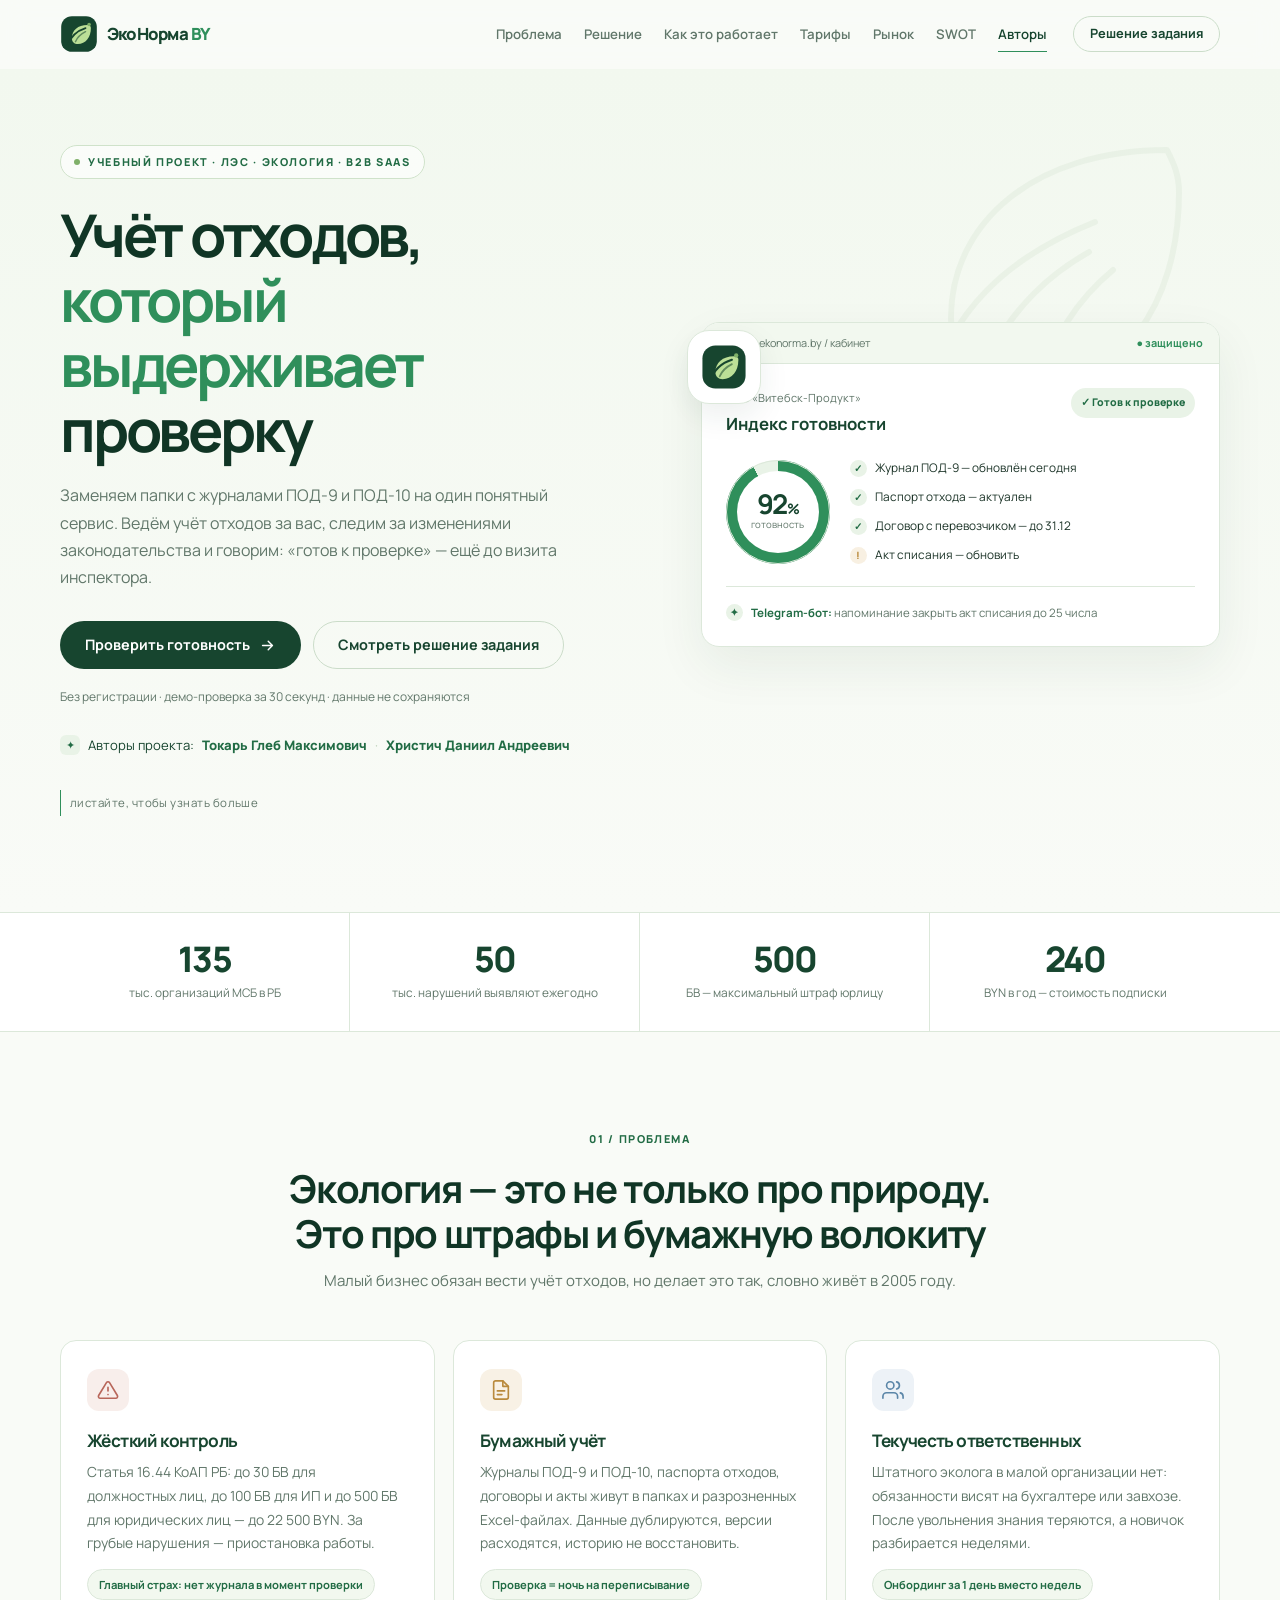
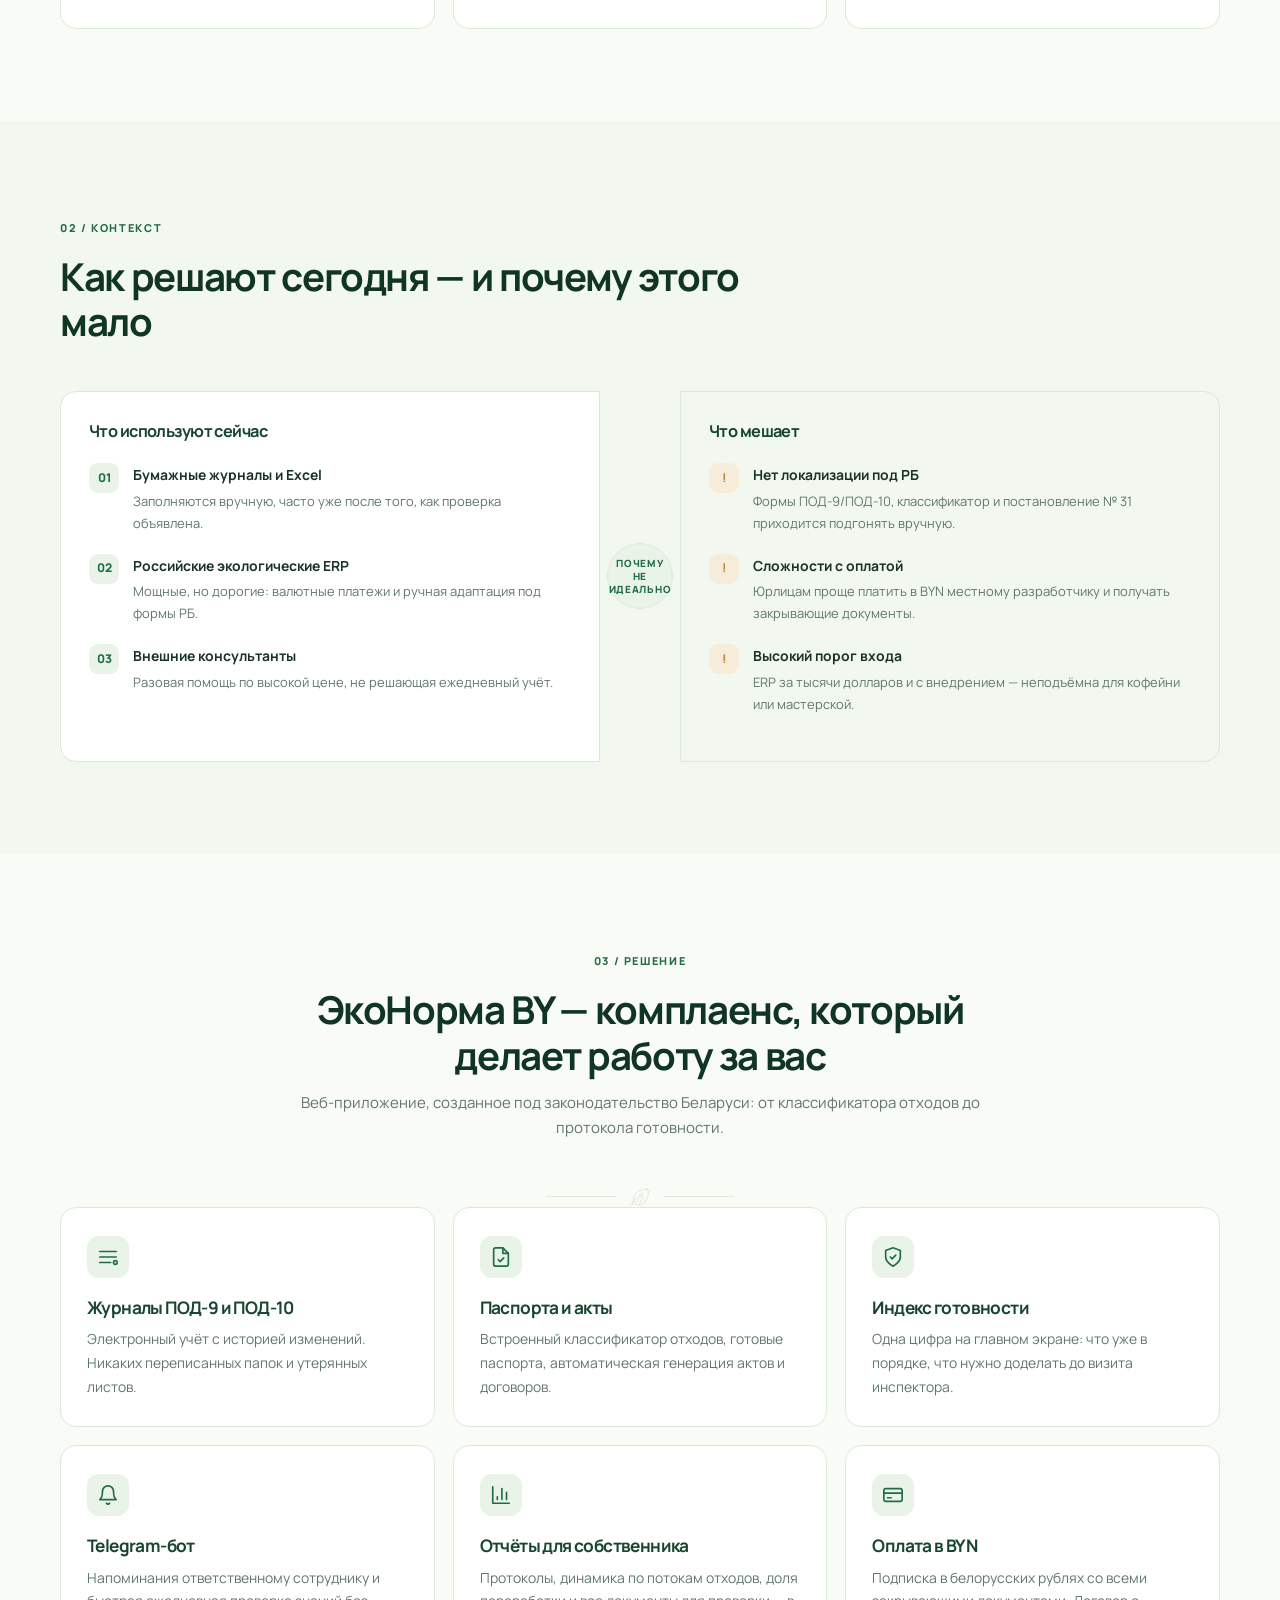
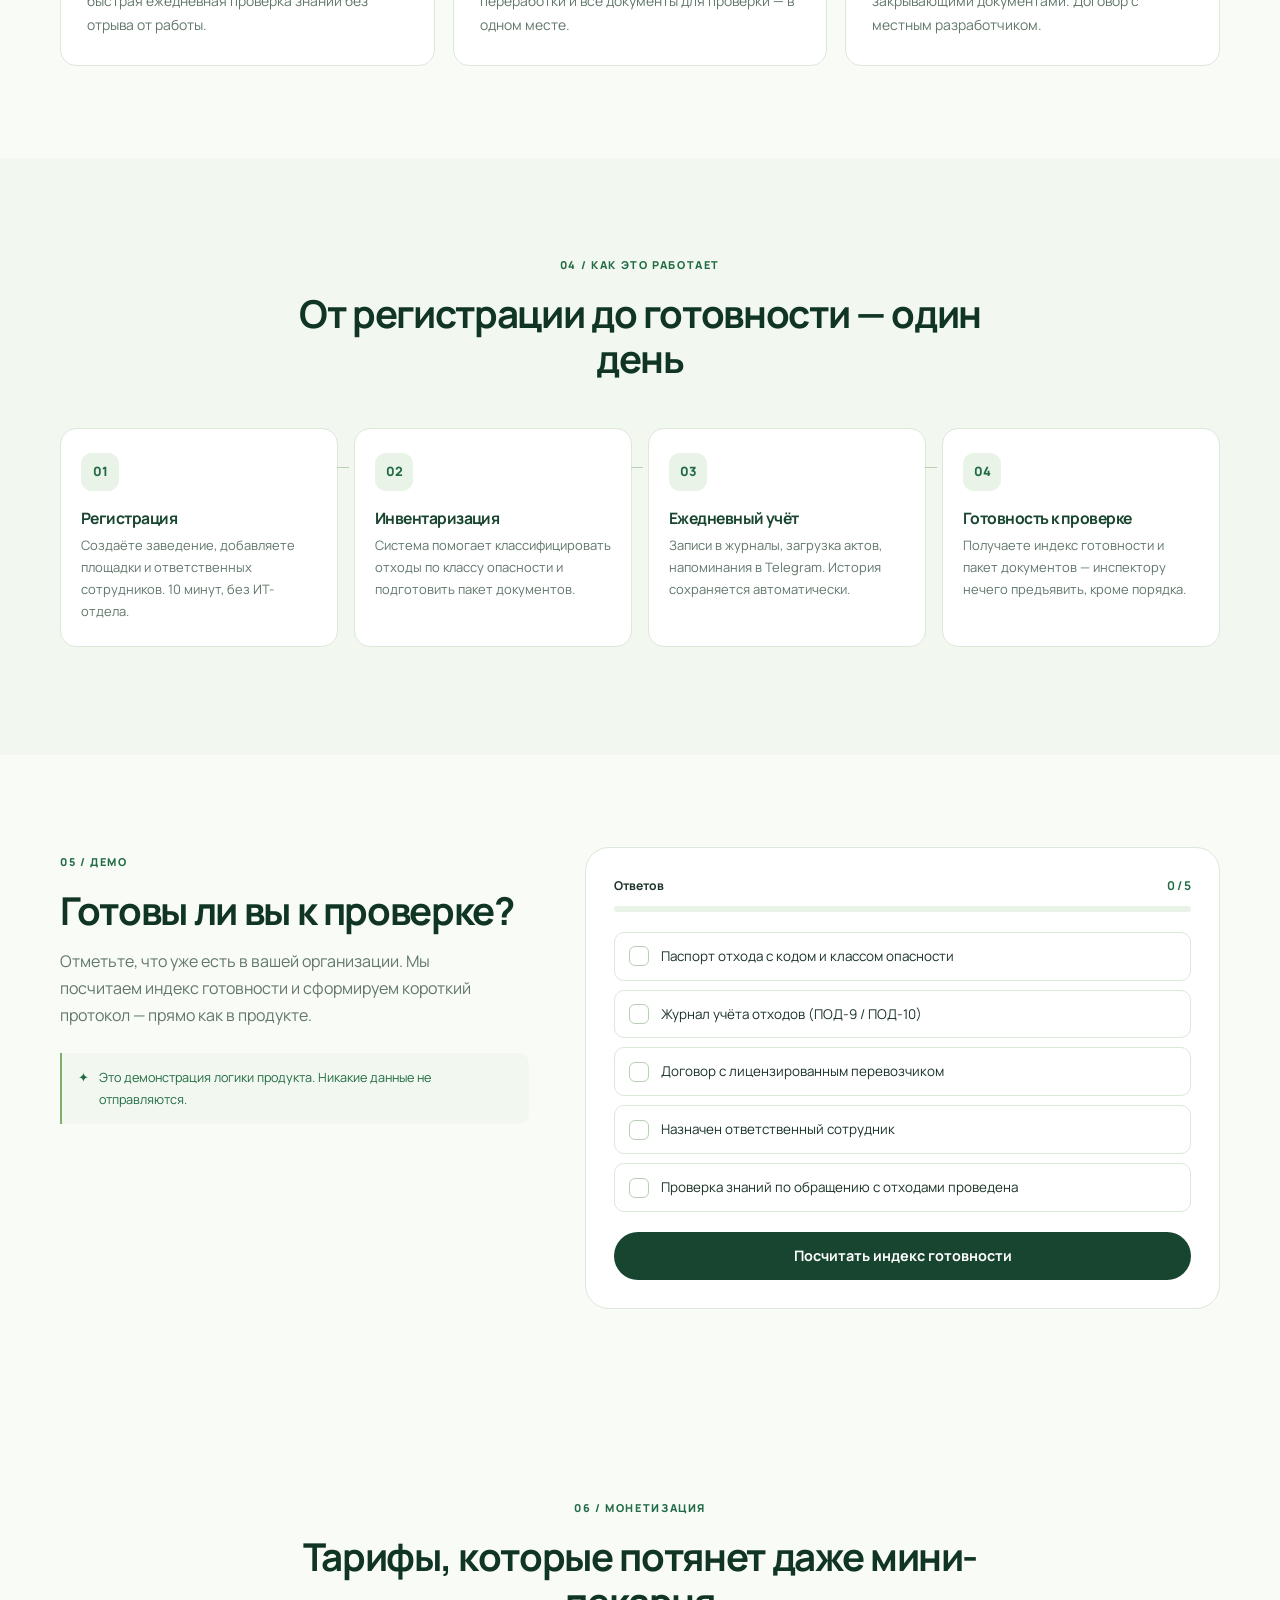
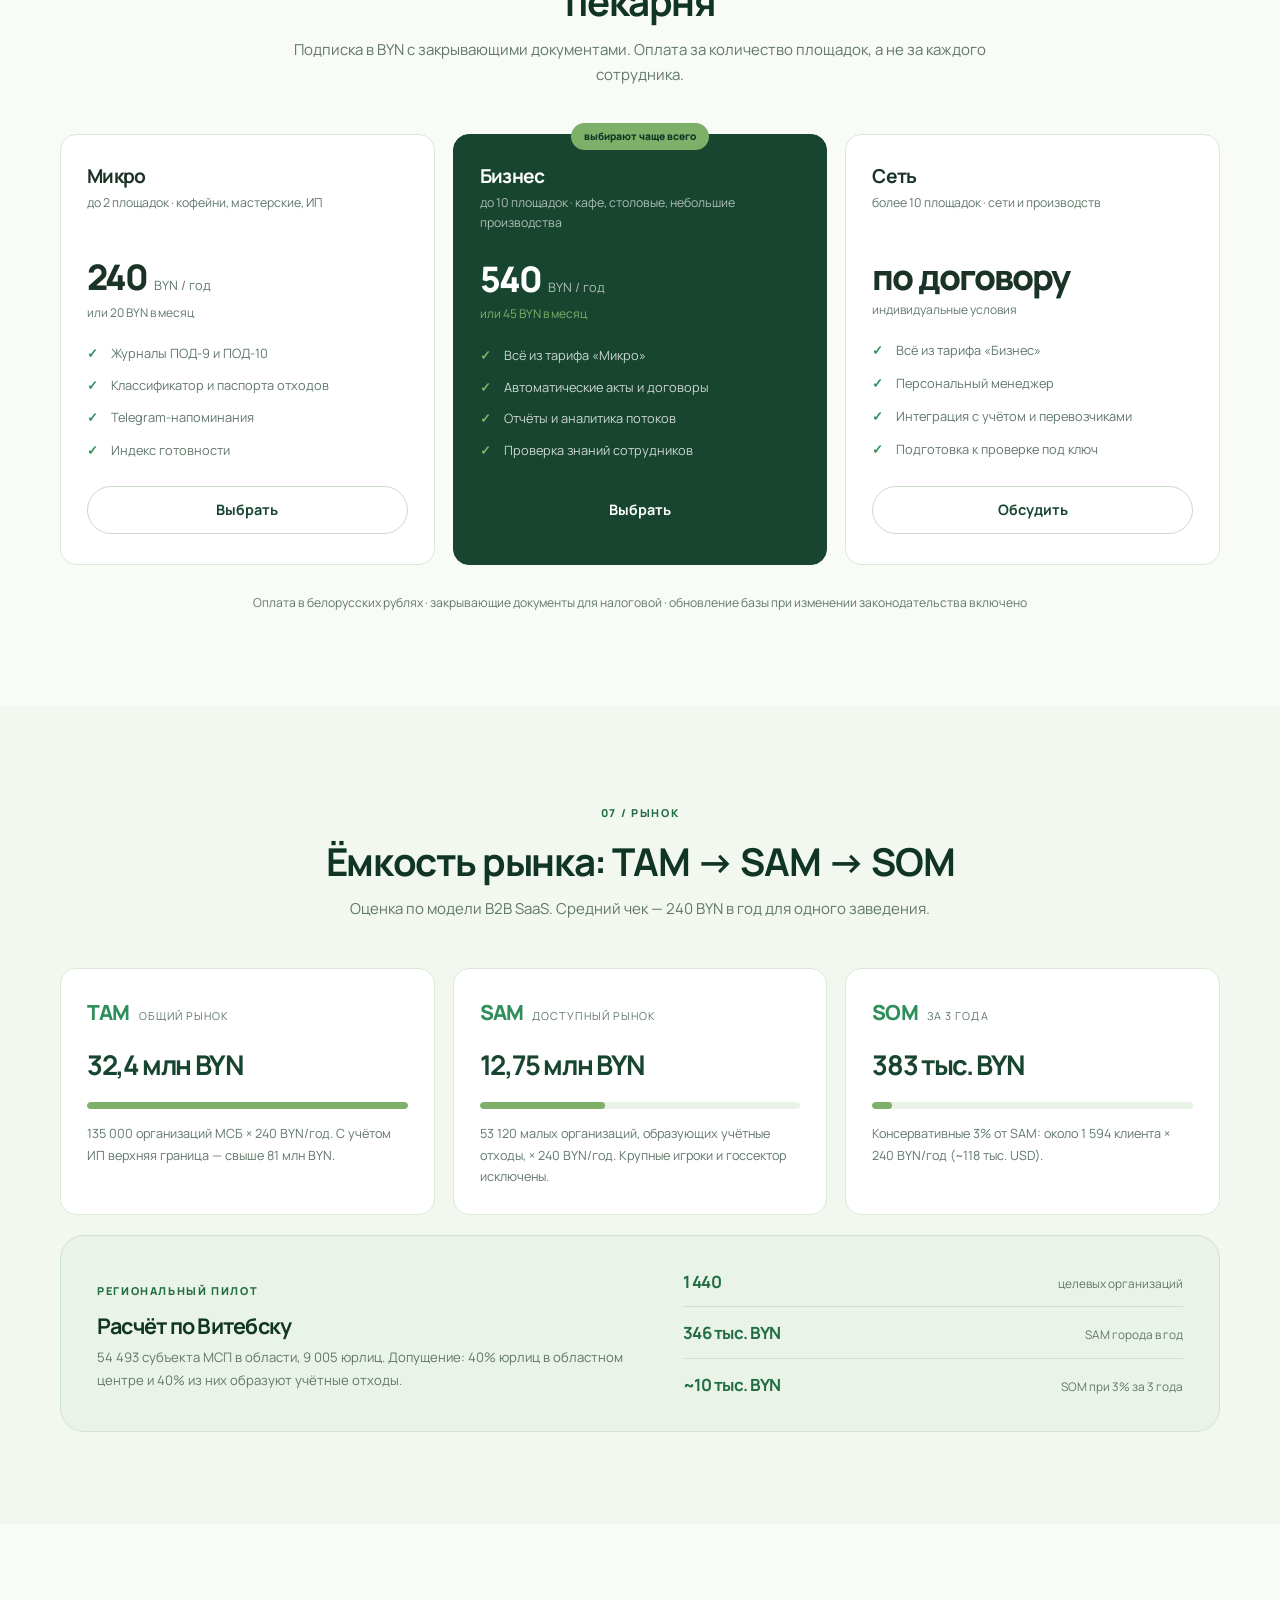
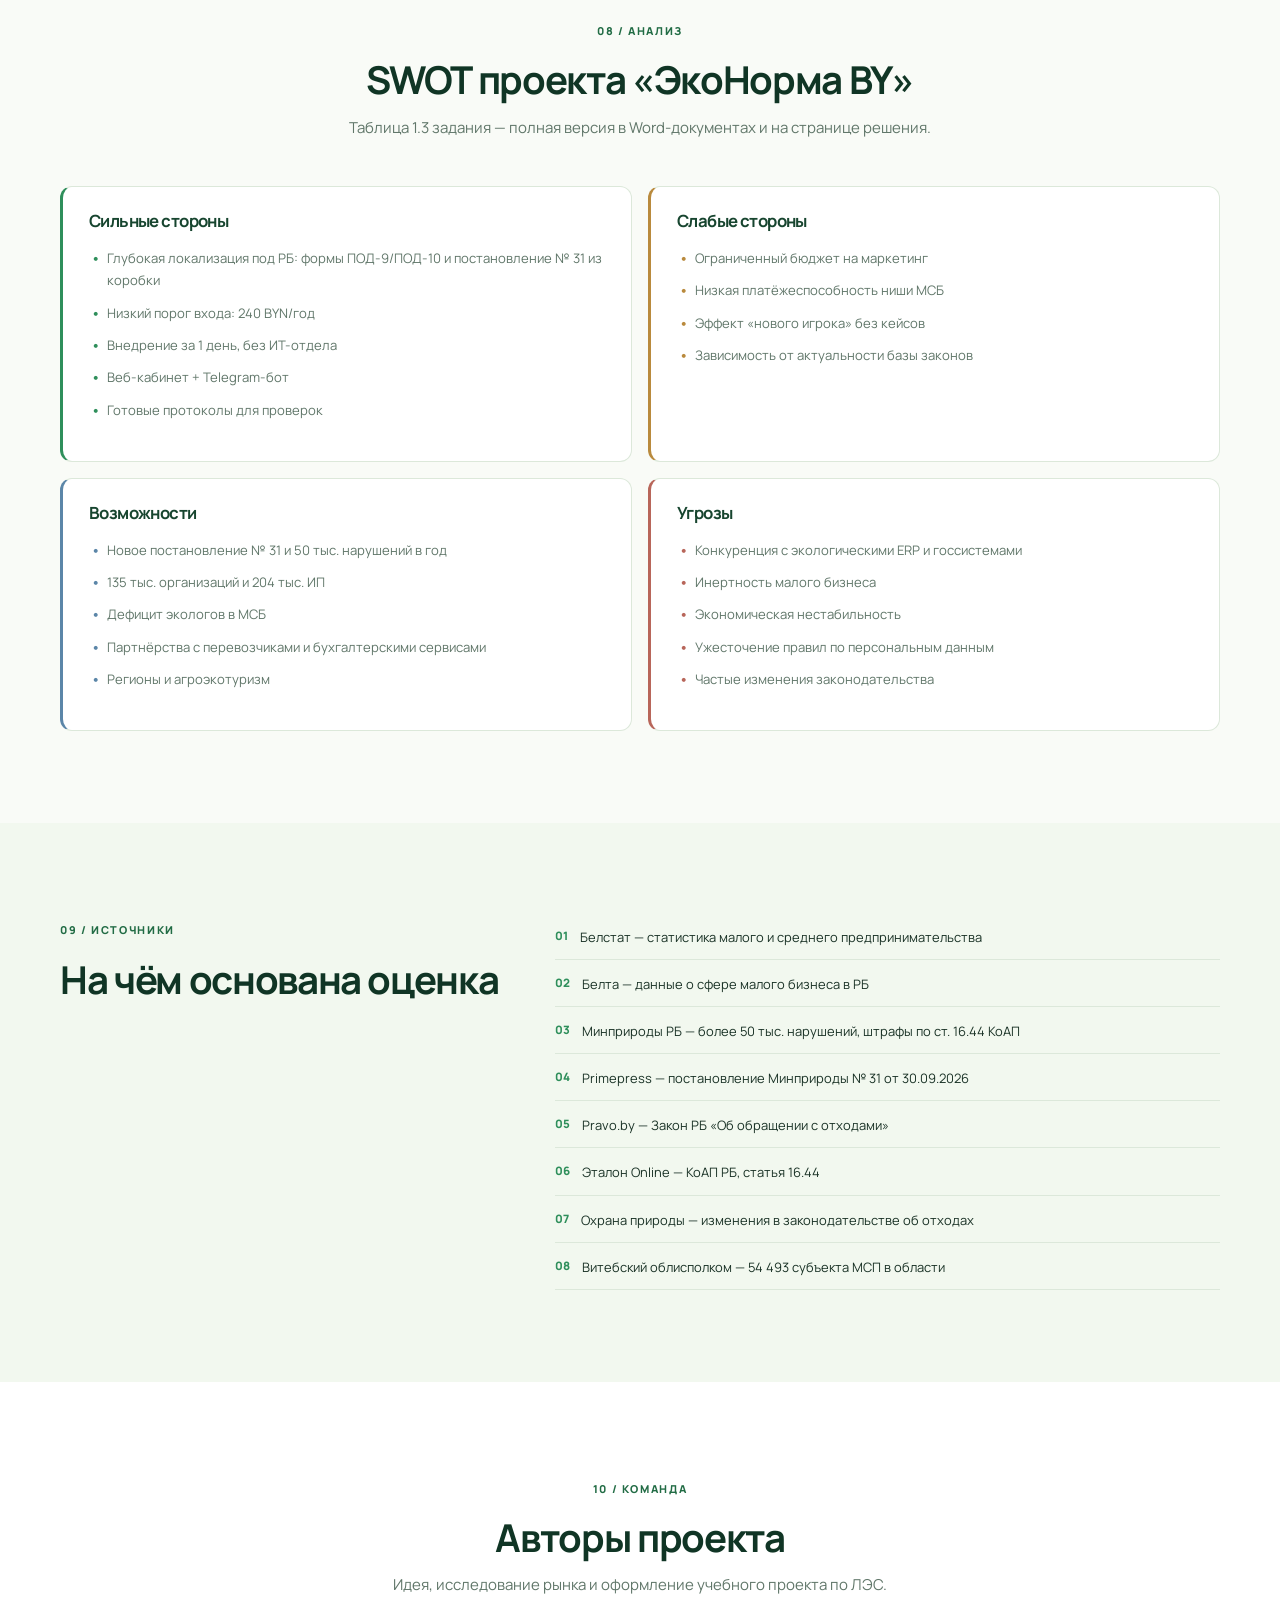
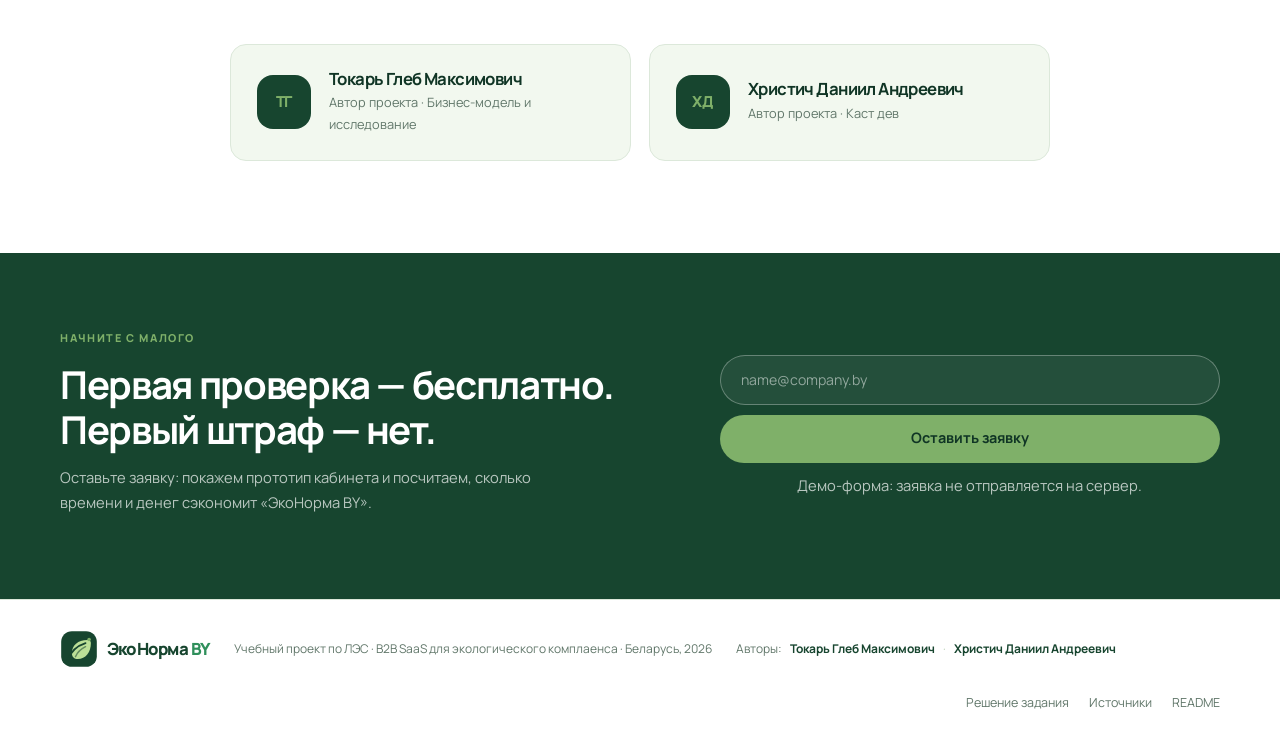
<file: index.html>
<!DOCTYPE html>
<html lang="ru">
<head>
  <meta charset="UTF-8">
  <meta name="viewport" content="width=device-width, initial-scale=1.0">
  <meta name="theme-color" content="#0c2a22">
  <meta name="description" content="ЭкоНорма BY — SaaS для цифрового учёта отходов и подготовки к проверкам Минприроды. Журналы ПОД-9/ПОД-10, Telegram-бот, отчётность в BYN.">
  <meta property="og:title" content="ЭкоНорма BY — учёт отходов без штрафов">
  <meta property="og:description" content="Цифровой журнал учёта отходов, автоматические акты и индекс готовности к проверке для малого бизнеса Беларуси.">
  <meta property="og:type" content="website">
  <title>ЭкоНорма BY — учёт отходов, который выдерживает проверку</title>
  <link rel="icon" href="assets/logo.svg" type="image/svg+xml">
  <link rel="preconnect" href="https://fonts.googleapis.com">
  <link rel="preconnect" href="https://fonts.gstatic.com" crossorigin>
  <link href="https://fonts.googleapis.com/css2?family=Manrope:wght@400;500;600;700;800&amp;display=swap" rel="stylesheet">
  <link rel="stylesheet" href="assets/styles.css">
  <script src="assets/app.js" defer></script>
</head>
<body>
  <a class="skip-link" href="#main">Перейти к содержимому</a>

  <!-- ================= HEADER ================= -->
  <header class="site-header" id="top">
    <div class="container header-inner">
      <a class="brand" href="#top" aria-label="ЭкоНорма BY — на главную">
        <span class="brand-mark" aria-hidden="true">
          <svg viewBox="0 0 64 64" role="img" aria-label="ЭкоНорма BY"><rect x="2" y="2" width="60" height="60" rx="18" fill="#17452f"/><path d="M46 17c-16 0-26 9-26 22 0 6 4 10 10 10 13 0 22-11 22-27 0-3-2-5-6-5z" fill="#bcdf97"/><path d="M13 51c5-15 14-24 30-29" fill="none" stroke="#17452f" stroke-width="3" stroke-linecap="round"/><path d="M26 45c3-7 9-13 17-17" fill="none" stroke="#17452f" stroke-width="2.4" stroke-linecap="round" opacity=".55"/><circle cx="49" cy="16" r="3" fill="#7fb069"/></svg>
        </span>
        <span class="brand-name">ЭкоНорма<span class="brand-suffix">BY</span></span>
      </a>

      <nav class="nav" id="nav" aria-label="Основная навигация">
        <a href="#problem">Проблема</a>
        <a href="#solution">Решение</a>
        <a href="#how">Как это работает</a>
        <a href="#tariffs">Тарифы</a>
        <a href="#market">Рынок</a>
        <a href="#swot">SWOT</a>
        <a href="#authors">Авторы</a>
      </nav>

      <div class="header-actions">
        <a class="btn btn-sm btn-ghost" href="reshenie.html">Решение задания</a>
        <button class="menu-toggle" type="button" aria-label="Открыть меню" aria-expanded="false" aria-controls="nav">
          <span></span><span></span><span></span>
        </button>
      </div>
    </div>
  </header>

  <main id="main">
    <!-- ================= HERO ================= -->
    <section class="hero">
      <div class="leaf-deco leaf-hero"><svg viewBox="0 0 100 100" fill="none" stroke="currentColor" stroke-width="2" stroke-linecap="round" stroke-linejoin="round" aria-hidden="true"><path d="M88 10C44 10 16 34 16 66c0 13 10 24 24 24 32 0 52-28 52-66 0-6-2-10-4-14z"/><path d="M8 92c8-28 26-46 56-58"/><path d="M30 76c8-14 18-24 32-32M46 88c4-16 12-28 24-38"/></svg></div>
      <div class="container hero-grid">
        <div class="hero-copy">
          <div class="eyebrow"><span class="pulse"></span> Учебный проект · ЛЭС · Экология · B2B SaaS</div>
          <h1>Учёт отходов,<br><span>который выдерживает</span><br>проверку</h1>
          <p class="hero-lead">
            Заменяем папки с журналами ПОД-9 и ПОД-10 на один понятный сервис.
            Ведём учёт отходов за вас, следим за изменениями законодательства
            и говорим: «готов к проверке» — ещё до визита инспектора.
          </p>
          <div class="hero-actions">
            <a class="btn btn-primary" href="#demo">
              Проверить готовность
              <svg viewBox="0 0 24 24" fill="none" stroke="currentColor" stroke-width="2" stroke-linecap="round" stroke-linejoin="round" aria-hidden="true"><path d="M5 12h14M13 6l6 6-6 6"/></svg>
            </a>
            <a class="btn btn-outline" href="reshenie.html">Смотреть решение задания</a>
          </div>
          <p class="hero-footnote">Без регистрации · демо-проверка за 30 секунд · данные не сохраняются</p>
          <div class="author-line"><span class="author-badge">✦</span><span>Авторы проекта:</span><b>Токарь Глеб Максимович</b><span class="sep">·</span><b>Христич Даниил Андреевич</b></div>
          <div class="scroll-hint"><i></i> листайте, чтобы узнать больше</div>
        </div>

        <div class="hero-visual" aria-label="Пример личного кабинета">
          <div class="hero-emblem" aria-hidden="true"><svg viewBox="0 0 64 64" role="img" aria-label="ЭкоНорма BY"><rect x="2" y="2" width="60" height="60" rx="18" fill="#17452f"/><path d="M46 17c-16 0-26 9-26 22 0 6 4 10 10 10 13 0 22-11 22-27 0-3-2-5-6-5z" fill="#bcdf97"/><path d="M13 51c5-15 14-24 30-29" fill="none" stroke="#17452f" stroke-width="3" stroke-linecap="round"/><path d="M26 45c3-7 9-13 17-17" fill="none" stroke="#17452f" stroke-width="2.4" stroke-linecap="round" opacity=".55"/><circle cx="49" cy="16" r="3" fill="#7fb069"/></svg></div>
          <div class="mock-window">
            <div class="mock-topbar">
              <div class="mock-dots"><i></i><i></i><i></i></div>
              <span>ekonorma.by / кабинет</span>
              <span class="mock-lock">● защищено</span>
            </div>
            <div class="mock-body">
              <div class="mock-heading">
                <div>
                  <small>ООО «Витебск-Продукт»</small>
                  <strong>Индекс готовности</strong>
                </div>
                <span class="mock-badge">✓ Готов к проверке</span>
              </div>

              <div class="gauge-row">
                <div class="gauge" role="img" aria-label="Индекс готовности 92 процента">
                  <div class="gauge-inner"><strong>92<span>%</span></strong><small>готовность</small></div>
                </div>
                <ul class="mock-list">
                  <li><span class="mock-ok">✓</span> Журнал ПОД-9 — обновлён сегодня</li>
                  <li><span class="mock-ok">✓</span> Паспорт отхода — актуален</li>
                  <li><span class="mock-ok">✓</span> Договор с перевозчиком — до 31.12</li>
                  <li><span class="mock-warn">!</span> Акт списания — обновить</li>
                </ul>
              </div>

              <div class="mock-foot">
                <span class="mock-ok">✦</span>
                <span><b>Telegram-бот:</b> напоминание закрыть акт списания до 25 числа</span>
              </div>
            </div>
          </div>
        </div>
      </div>
    </section>

    <!-- ================= STATS ================= -->
    <section class="stats" aria-label="Ключевые цифры рынка">
      <div class="container stats-grid">
        <div class="stat"><strong data-count="135">0</strong><span>тыс. организаций МСБ в РБ</span></div>
        <div class="stat"><strong data-count="50">0</strong><span>тыс. нарушений выявляют ежегодно</span></div>
        <div class="stat"><strong data-count="500">0</strong><span>БВ — максимальный штраф юрлицу</span></div>
        <div class="stat"><strong data-count="240">0</strong><span>BYN в год — стоимость подписки</span></div>
      </div>
    </section>

    <!-- ================= PROBLEM ================= -->
    <section class="section" id="problem">
      <div class="container">
        <div class="section-head">
          <span class="kicker">01 / Проблема</span>
          <h2>Экология — это не только про природу.<br>Это про штрафы и бумажную волокиту</h2>
          <p>Малый бизнес обязан вести учёт отходов, но делает это так, словно живёт в 2005 году.</p>
        </div>

        <div class="cards cards-3">
          <article class="card reveal">
            <span class="card-icon icon-red">
              <svg viewBox="0 0 24 24" fill="none" stroke="currentColor" stroke-width="1.8" stroke-linecap="round" stroke-linejoin="round" aria-hidden="true"><path d="M10.3 3.9 1.8 18a2 2 0 0 0 1.7 3h17a2 2 0 0 0 1.7-3L13.7 3.9a2 2 0 0 0-3.4 0z"/><path d="M12 9v4M12 17h.01"/></svg>
            </span>
            <h3>Жёсткий контроль</h3>
            <p>Статья 16.44 КоАП РБ: до 30 БВ для должностных лиц, до 100 БВ для ИП и до 500 БВ для юридических лиц — до 22 500 BYN. За грубые нарушения — приостановка работы.</p>
            <span class="card-tag">Главный страх: нет журнала в момент проверки</span>
          </article>

          <article class="card reveal">
            <span class="card-icon icon-amber">
              <svg viewBox="0 0 24 24" fill="none" stroke="currentColor" stroke-width="1.8" stroke-linecap="round" stroke-linejoin="round" aria-hidden="true"><path d="M14 2H6a2 2 0 0 0-2 2v16a2 2 0 0 0 2 2h12a2 2 0 0 0 2-2V8z"/><path d="M14 2v6h6M8 13h8M8 17h5"/></svg>
            </span>
            <h3>Бумажный учёт</h3>
            <p>Журналы ПОД-9 и ПОД-10, паспорта отходов, договоры и акты живут в папках и разрозненных Excel-файлах. Данные дублируются, версии расходятся, историю не восстановить.</p>
            <span class="card-tag">Проверка = ночь на переписывание</span>
          </article>

          <article class="card reveal">
            <span class="card-icon icon-blue">
              <svg viewBox="0 0 24 24" fill="none" stroke="currentColor" stroke-width="1.8" stroke-linecap="round" stroke-linejoin="round" aria-hidden="true"><path d="M17 21v-2a4 4 0 0 0-4-4H5a4 4 0 0 0-4 4v2"/><circle cx="9" cy="7" r="4"/><path d="M23 21v-2a4 4 0 0 0-3-3.87M16 3.13a4 4 0 0 1 0 7.75"/></svg>
            </span>
            <h3>Текучесть ответственных</h3>
            <p>Штатного эколога в малой организации нет: обязанности висят на бухгалтере или завхозе. После увольнения знания теряются, а новичок разбирается неделями.</p>
            <span class="card-tag">Онбординг за 1 день вместо недель</span>
          </article>
        </div>
      </div>
    </section>

    <!-- ================= CURRENT SOLUTIONS ================= -->
    <section class="section section-tint">
      <div class="container">
        <div class="section-head section-head-left">
          <span class="kicker">02 / Контекст</span>
          <h2>Как решают сегодня — и почему этого мало</h2>
        </div>
        <div class="compare">
          <div class="compare-col">
            <h3>Что используют сейчас</h3>
            <ul class="plain-list">
              <li><span>01</span><div><b>Бумажные журналы и Excel</b><p>Заполняются вручную, часто уже после того, как проверка объявлена.</p></div></li>
              <li><span>02</span><div><b>Российские экологические ERP</b><p>Мощные, но дорогие: валютные платежи и ручная адаптация под формы РБ.</p></div></li>
              <li><span>03</span><div><b>Внешние консультанты</b><p>Разовая помощь по высокой цене, не решающая ежедневный учёт.</p></div></li>
            </ul>
          </div>
          <div class="compare-divider" aria-hidden="true"><span>почему<br>не идеально</span></div>
          <div class="compare-col compare-col-accent">
            <h3>Что мешает</h3>
            <ul class="plain-list">
              <li><span>!</span><div><b>Нет локализации под РБ</b><p>Формы ПОД-9/ПОД-10, классификатор и постановление № 31 приходится подгонять вручную.</p></div></li>
              <li><span>!</span><div><b>Сложности с оплатой</b><p>Юрлицам проще платить в BYN местному разработчику и получать закрывающие документы.</p></div></li>
              <li><span>!</span><div><b>Высокий порог входа</b><p>ERP за тысячи долларов и с внедрением — неподъёмна для кофейни или мастерской.</p></div></li>
            </ul>
          </div>
        </div>
      </div>
    </section>

    <!-- ================= SOLUTION ================= -->
    <section class="section" id="solution">
      <div class="container">
        <div class="section-head">
          <span class="kicker">03 / Решение</span>
          <h2>ЭкоНорма BY — комплаенс, который делает работу за вас</h2>
          <p>Веб-приложение, созданное под законодательство Беларуси: от классификатора отходов до протокола готовности.</p>
        </div>
        <div class="leaf-divider" aria-hidden="true"><svg viewBox="0 0 100 100" fill="none" stroke="currentColor" stroke-width="2" stroke-linecap="round" stroke-linejoin="round" aria-hidden="true"><path d="M88 10C44 10 16 34 16 66c0 13 10 24 24 24 32 0 52-28 52-66 0-6-2-10-4-14z"/><path d="M8 92c8-28 26-46 56-58"/><path d="M30 76c8-14 18-24 32-32M46 88c4-16 12-28 24-38"/></svg></div>
        <div class="cards cards-3">
          <article class="card feature reveal">
            <span class="card-icon icon-green">
              <svg viewBox="0 0 24 24" fill="none" stroke="currentColor" stroke-width="1.8" stroke-linecap="round" stroke-linejoin="round" aria-hidden="true"><path d="M3 6h18M3 12h18M3 18h12"/><circle cx="20" cy="18" r="2"/></svg>
            </span>
            <h3>Журналы ПОД-9 и ПОД-10</h3>
            <p>Электронный учёт с историей изменений. Никаких переписанных папок и утерянных листов.</p>
          </article>
          <article class="card feature reveal">
            <span class="card-icon icon-green">
              <svg viewBox="0 0 24 24" fill="none" stroke="currentColor" stroke-width="1.8" stroke-linecap="round" stroke-linejoin="round" aria-hidden="true"><path d="M14 2H6a2 2 0 0 0-2 2v16a2 2 0 0 0 2 2h12a2 2 0 0 0 2-2V8z"/><path d="M14 2v6h6M9 15l2 2 4-4"/></svg>
            </span>
            <h3>Паспорта и акты</h3>
            <p>Встроенный классификатор отходов, готовые паспорта, автоматическая генерация актов и договоров.</p>
          </article>
          <article class="card feature reveal">
            <span class="card-icon icon-green">
              <svg viewBox="0 0 24 24" fill="none" stroke="currentColor" stroke-width="1.8" stroke-linecap="round" stroke-linejoin="round" aria-hidden="true"><path d="M12 22s8-4 8-10V5l-8-3-8 3v7c0 6 8 10 8 10z"/><path d="m9 12 2 2 4-4"/></svg>
            </span>
            <h3>Индекс готовности</h3>
            <p>Одна цифра на главном экране: что уже в порядке, что нужно доделать до визита инспектора.</p>
          </article>
          <article class="card feature reveal">
            <span class="card-icon icon-green">
              <svg viewBox="0 0 24 24" fill="none" stroke="currentColor" stroke-width="1.8" stroke-linecap="round" stroke-linejoin="round" aria-hidden="true"><path d="M18 8a6 6 0 0 0-12 0c0 7-3 9-3 9h18s-3-2-3-9"/><path d="M13.7 21a2 2 0 0 1-3.4 0"/></svg>
            </span>
            <h3>Telegram-бот</h3>
            <p>Напоминания ответственному сотруднику и быстрая ежедневная проверка знаний без отрыва от работы.</p>
          </article>
          <article class="card feature reveal">
            <span class="card-icon icon-green">
              <svg viewBox="0 0 24 24" fill="none" stroke="currentColor" stroke-width="1.8" stroke-linecap="round" stroke-linejoin="round" aria-hidden="true"><path d="M3 3v18h18"/><path d="M18 17V9M13 17V5M8 17v-3"/></svg>
            </span>
            <h3>Отчёты для собственника</h3>
            <p>Протоколы, динамика по потокам отходов, доля переработки и все документы для проверки — в одном месте.</p>
          </article>
          <article class="card feature reveal">
            <span class="card-icon icon-green">
              <svg viewBox="0 0 24 24" fill="none" stroke="currentColor" stroke-width="1.8" stroke-linecap="round" stroke-linejoin="round" aria-hidden="true"><rect x="2" y="5" width="20" height="14" rx="2"/><path d="M2 10h20M6 15h4"/></svg>
            </span>
            <h3>Оплата в BYN</h3>
            <p>Подписка в белорусских рублях со всеми закрывающими документами. Договор с местным разработчиком.</p>
          </article>
        </div>
      </div>
    </section>

    <!-- ================= HOW IT WORKS ================= -->
    <section class="section section-tint" id="how">
      <div class="container">
        <div class="section-head">
          <span class="kicker">04 / Как это работает</span>
          <h2>От регистрации до готовности — один день</h2>
        </div>
        <ol class="steps">
          <li class="step reveal"><span class="step-num">01</span><h3>Регистрация</h3><p>Создаёте заведение, добавляете площадки и ответственных сотрудников. 10 минут, без ИТ-отдела.</p></li>
          <li class="step reveal"><span class="step-num">02</span><h3>Инвентаризация</h3><p>Система помогает классифицировать отходы по классу опасности и подготовить пакет документов.</p></li>
          <li class="step reveal"><span class="step-num">03</span><h3>Ежедневный учёт</h3><p>Записи в журналы, загрузка актов, напоминания в Telegram. История сохраняется автоматически.</p></li>
          <li class="step reveal"><span class="step-num">04</span><h3>Готовность к проверке</h3><p>Получаете индекс готовности и пакет документов — инспектору нечего предъявить, кроме порядка.</p></li>
        </ol>
      </div>
    </section>

    <!-- ================= DEMO ================= -->
    <section class="section demo-section" id="demo">
      <div class="container demo-grid">
        <div class="demo-copy">
          <span class="kicker">05 / Демо</span>
          <h2>Готовы ли вы к проверке?</h2>
          <p>Отметьте, что уже есть в вашей организации. Мы посчитаем индекс готовности и сформируем короткий протокол — прямо как в продукте.</p>
          <div class="demo-hint"><span>✦</span> Это демонстрация логики продукта. Никакие данные не отправляются.</div>
        </div>

        <div class="demo-panel" id="checklist">
          <div class="demo-progress">
            <div class="demo-progress-top"><span>Ответов</span><strong id="answerCount">0 / 5</strong></div>
            <div class="progress-track"><div class="progress-fill" id="progressFill"></div></div>
          </div>
          <div class="check-list" role="group" aria-label="Чек-лист готовности">
            <label class="check-item"><input type="checkbox" value="passport"><span class="check-box"></span><span>Паспорт отхода с кодом и классом опасности</span></label>
            <label class="check-item"><input type="checkbox" value="journal"><span class="check-box"></span><span>Журнал учёта отходов (ПОД-9 / ПОД-10)</span></label>
            <label class="check-item"><input type="checkbox" value="contract"><span class="check-box"></span><span>Договор с лицензированным перевозчиком</span></label>
            <label class="check-item"><input type="checkbox" value="responsible"><span class="check-box"></span><span>Назначен ответственный сотрудник</span></label>
            <label class="check-item"><input type="checkbox" value="training"><span class="check-box"></span><span>Проверка знаний по обращению с отходами проведена</span></label>
          </div>
          <button class="btn btn-primary btn-block" id="checkBtn" type="button">Посчитать индекс готовности</button>
          <div class="demo-result" id="demoResult" hidden>
            <div class="result-head"><strong id="resultTitle"></strong><span id="resultScore"></span></div>
            <p id="resultText"></p>
            <button class="btn btn-outline btn-block" id="protocolBtn" type="button">Сформировать протокол</button>
          </div>
          <pre class="protocol" id="protocol" hidden></pre>
        </div>
      </div>
    </section>

    <!-- ================= TARIFFS ================= -->
    <section class="section" id="tariffs">
      <div class="container">
        <div class="section-head">
          <span class="kicker">06 / Монетизация</span>
          <h2>Тарифы, которые потянет даже мини-пекарня</h2>
          <p>Подписка в BYN с закрывающими документами. Оплата за количество площадок, а не за каждого сотрудника.</p>
        </div>
        <div class="tariffs">
          <article class="tariff reveal">
            <h3>Микро</h3>
            <p class="tariff-for">до 2 площадок · кофейни, мастерские, ИП</p>
            <div class="tariff-price"><strong>240</strong><span>BYN / год</span></div>
            <p class="tariff-month">или 20 BYN в месяц</p>
            <ul>
              <li>Журналы ПОД-9 и ПОД-10</li>
              <li>Классификатор и паспорта отходов</li>
              <li>Telegram-напоминания</li>
              <li>Индекс готовности</li>
            </ul>
            <a class="btn btn-outline btn-block" href="#cta">Выбрать</a>
          </article>
          <article class="tariff tariff-featured reveal">
            <span class="tariff-badge">выбирают чаще всего</span>
            <h3>Бизнес</h3>
            <p class="tariff-for">до 10 площадок · кафе, столовые, небольшие производства</p>
            <div class="tariff-price"><strong>540</strong><span>BYN / год</span></div>
            <p class="tariff-month">или 45 BYN в месяц</p>
            <ul>
              <li>Всё из тарифа «Микро»</li>
              <li>Автоматические акты и договоры</li>
              <li>Отчёты и аналитика потоков</li>
              <li>Проверка знаний сотрудников</li>
            </ul>
            <a class="btn btn-primary btn-block" href="#cta">Выбрать</a>
          </article>
          <article class="tariff reveal">
            <h3>Сеть</h3>
            <p class="tariff-for">более 10 площадок · сети и производств</p>
            <div class="tariff-price"><strong>по договору</strong></div>
            <p class="tariff-month">индивидуальные условия</p>
            <ul>
              <li>Всё из тарифа «Бизнес»</li>
              <li>Персональный менеджер</li>
              <li>Интеграция с учётом и перевозчиками</li>
              <li>Подготовка к проверке под ключ</li>
            </ul>
            <a class="btn btn-outline btn-block" href="#cta">Обсудить</a>
          </article>
        </div>
        <p class="tariff-note">Оплата в белорусских рублях · закрывающие документы для налоговой · обновление базы при изменении законодательства включено</p>
      </div>
    </section>

    <!-- ================= MARKET ================= -->
    <section class="section section-tint" id="market">
      <div class="container">
        <div class="section-head">
          <span class="kicker">07 / Рынок</span>
          <h2>Ёмкость рынка: TAM → SAM → SOM</h2>
          <p>Оценка по модели B2B SaaS. Средний чек — 240 BYN в год для одного заведения.</p>
        </div>

        <div class="market-grid">
          <div class="market-card reveal">
            <div class="market-label"><span>TAM</span><small>общий рынок</small></div>
            <strong>32,4 млн BYN</strong>
            <div class="bar"><i style="--w:100%"></i></div>
            <p>135 000 организаций МСБ × 240 BYN/год. С учётом ИП верхняя граница — свыше 81 млн BYN.</p>
          </div>
          <div class="market-card reveal">
            <div class="market-label"><span>SAM</span><small>доступный рынок</small></div>
            <strong>12,75 млн BYN</strong>
            <div class="bar"><i style="--w:39%"></i></div>
            <p>53 120 малых организаций, образующих учётные отходы, × 240 BYN/год. Крупные игроки и госсектор исключены.</p>
          </div>
          <div class="market-card reveal">
            <div class="market-label"><span>SOM</span><small>за 3 года</small></div>
            <strong>383 тыс. BYN</strong>
            <div class="bar"><i style="--w:6%"></i></div>
            <p>Консервативные 3% от SAM: около 1 594 клиента × 240 BYN/год (~118 тыс. USD).</p>
          </div>
        </div>

        <div class="vitebsk">
          <div>
            <span class="kicker">Региональный пилот</span>
            <h3>Расчёт по Витебску</h3>
            <p>54 493 субъекта МСП в области, 9 005 юрлиц. Допущение: 40% юрлиц в областном центре и 40% из них образуют учётные отходы.</p>
          </div>
          <div class="vitebsk-numbers">
            <div><strong>1 440</strong><span>целевых организаций</span></div>
            <div><strong>346 тыс. BYN</strong><span>SAM города в год</span></div>
            <div><strong>~10 тыс. BYN</strong><span>SOM при 3% за 3 года</span></div>
          </div>
        </div>
      </div>
    </section>

    <!-- ================= SWOT ================= -->
    <section class="section" id="swot">
      <div class="container">
        <div class="section-head">
          <span class="kicker">08 / Анализ</span>
          <h2>SWOT проекта «ЭкоНорма BY»</h2>
          <p>Таблица 1.3 задания — полная версия в Word-документах и на странице решения.</p>
        </div>
        <div class="swot-grid">
          <div class="swot swot-s reveal"><h3>Сильные стороны</h3><ul>
            <li>Глубокая локализация под РБ: формы ПОД-9/ПОД-10 и постановление № 31 из коробки</li>
            <li>Низкий порог входа: 240 BYN/год</li>
            <li>Внедрение за 1 день, без ИТ-отдела</li>
            <li>Веб-кабинет + Telegram-бот</li>
            <li>Готовые протоколы для проверок</li>
          </ul></div>
          <div class="swot swot-w reveal"><h3>Слабые стороны</h3><ul>
            <li>Ограниченный бюджет на маркетинг</li>
            <li>Низкая платёжеспособность ниши МСБ</li>
            <li>Эффект «нового игрока» без кейсов</li>
            <li>Зависимость от актуальности базы законов</li>
          </ul></div>
          <div class="swot swot-o reveal"><h3>Возможности</h3><ul>
            <li>Новое постановление № 31 и 50 тыс. нарушений в год</li>
            <li>135 тыс. организаций и 204 тыс. ИП</li>
            <li>Дефицит экологов в МСБ</li>
            <li>Партнёрства с перевозчиками и бухгалтерскими сервисами</li>
            <li>Регионы и агроэкотуризм</li>
          </ul></div>
          <div class="swot swot-t reveal"><h3>Угрозы</h3><ul>
            <li>Конкуренция с экологическими ERP и госсистемами</li>
            <li>Инертность малого бизнеса</li>
            <li>Экономическая нестабильность</li>
            <li>Ужесточение правил по персональным данным</li>
            <li>Частые изменения законодательства</li>
          </ul></div>
        </div>
      </div>
    </section>

    <!-- ================= SOURCES ================= -->
    <section class="section section-tint" id="sources">
      <div class="container sources-grid">
        <div class="section-head section-head-left">
          <span class="kicker">09 / Источники</span>
          <h2>На чём основана оценка</h2>
        </div>
        <ol class="sources-list">
          <li><a href="https://www.belstat.gov.by/" target="_blank" rel="noopener">Белстат — статистика малого и среднего предпринимательства</a></li>
          <li><a href="https://belta.by/" target="_blank" rel="noopener">Белта — данные о сфере малого бизнеса в РБ</a></li>
          <li><a href="https://minpriroda.gov.by/ru/news-ru/view/minprirody-vyjavilo-bolee-50-tys-narushenij-prirodooxrannogo-zakonodatelstva-5331/" target="_blank" rel="noopener">Минприроды РБ — более 50 тыс. нарушений, штрафы по ст. 16.44 КоАП</a></li>
          <li><a href="https://primepress.by/news/ekonomika/poryadok_inventarizatsii_i_oformleniya_pasporta_perevozki_otkhodov_proizvodstva_utochnen_v_belarusi-57288" target="_blank" rel="noopener">Primepress — постановление Минприроды № 31 от 30.09.2026</a></li>
          <li><a href="https://pravo.by/document?guid=3871&amp;p0=h10700271" target="_blank" rel="noopener">Pravo.by — Закон РБ «Об обращении с отходами»</a></li>
          <li><a href="https://etalonline.by/document?regnum=hk2100091" target="_blank" rel="noopener">Эталон Online — КоАП РБ, статья 16.44</a></li>
          <li><a href="https://ohranaprirody.gov.by/chto-izmenitsya-v-zakonodatelstve-ob-obrashhenii-s-othodami/" target="_blank" rel="noopener">Охрана природы — изменения в законодательстве об отходах</a></li>
          <li><a href="https://vitebsk-region.gov.by/ekonomika/predprinimatelstvo/en" target="_blank" rel="noopener">Витебский облисполком — 54 493 субъекта МСП в области</a></li>
        </ol>
      </div>
    </section>

    <!-- ================= AUTHORS ================= -->
    <section class="section authors-section" id="authors">
      <div class="container">
        <div class="section-head">
          <span class="kicker">10 / Команда</span>
          <h2>Авторы проекта</h2>
          <p>Идея, исследование рынка и оформление учебного проекта по ЛЭС.</p>
        </div>
        <div class="authors">
          <article class="author-card reveal">
            <span class="author-avatar">ТГ</span>
            <div><h3>Токарь Глеб Максимович</h3><p>Автор проекта · Бизнес-модель и исследование</p></div>
          </article>
          <article class="author-card reveal">
            <span class="author-avatar">ХД</span>
            <div><h3>Христич Даниил Андреевич</h3><p>Автор проекта · Каст дев</p></div>
          </article>
        </div>
      </div>
    </section>

    <!-- ================= CTA ================= -->
    <section class="cta" id="cta">
      <div class="cta-glow" aria-hidden="true"></div>
      <div class="container cta-inner">
        <div>
          <span class="kicker">Начните с малого</span>
          <h2>Первая проверка — бесплатно.<br>Первый штраф — нет.</h2>
          <p>Оставьте заявку: покажем прототип кабинета и посчитаем, сколько времени и денег сэкономит «ЭкоНорма BY».</p>
        </div>
        <form class="cta-form" id="leadForm" novalidate>
          <label class="sr-only" for="email">Ваш e-mail</label>
          <input id="email" name="email" type="email" placeholder="name@company.by" required autocomplete="email">
          <button class="btn btn-primary" type="submit">Оставить заявку</button>
          <p class="form-note" id="formNote">Демо-форма: заявка не отправляется на сервер.</p>
        </form>
      </div>
    </section>
  </main>

  <!-- ================= FOOTER ================= -->
  <footer class="footer">
    <div class="container footer-inner">
      <a class="brand" href="#top">
        <span class="brand-mark" aria-hidden="true">
          <svg viewBox="0 0 64 64" role="img" aria-label="ЭкоНорма BY"><rect x="2" y="2" width="60" height="60" rx="18" fill="#17452f"/><path d="M46 17c-16 0-26 9-26 22 0 6 4 10 10 10 13 0 22-11 22-27 0-3-2-5-6-5z" fill="#bcdf97"/><path d="M13 51c5-15 14-24 30-29" fill="none" stroke="#17452f" stroke-width="3" stroke-linecap="round"/><path d="M26 45c3-7 9-13 17-17" fill="none" stroke="#17452f" stroke-width="2.4" stroke-linecap="round" opacity=".55"/><circle cx="49" cy="16" r="3" fill="#7fb069"/></svg>
        </span>
        <span class="brand-name">ЭкоНорма<span class="brand-suffix">BY</span></span>
      </a>
      <p>Учебный проект по ЛЭС · B2B SaaS для экологического комплаенса · Беларусь, 2026</p>
      <div class="author-line"><span>Авторы:</span><b>Токарь Глеб Максимович</b><span class="sep">·</span><b>Христич Даниил Андреевич</b></div>
      <div class="footer-links">
        <a href="reshenie.html">Решение задания</a>
        <a href="#sources">Источники</a>
        <a href="README.md">README</a>
      </div>
    </div>
  </footer>
</body>
</html>
</file>
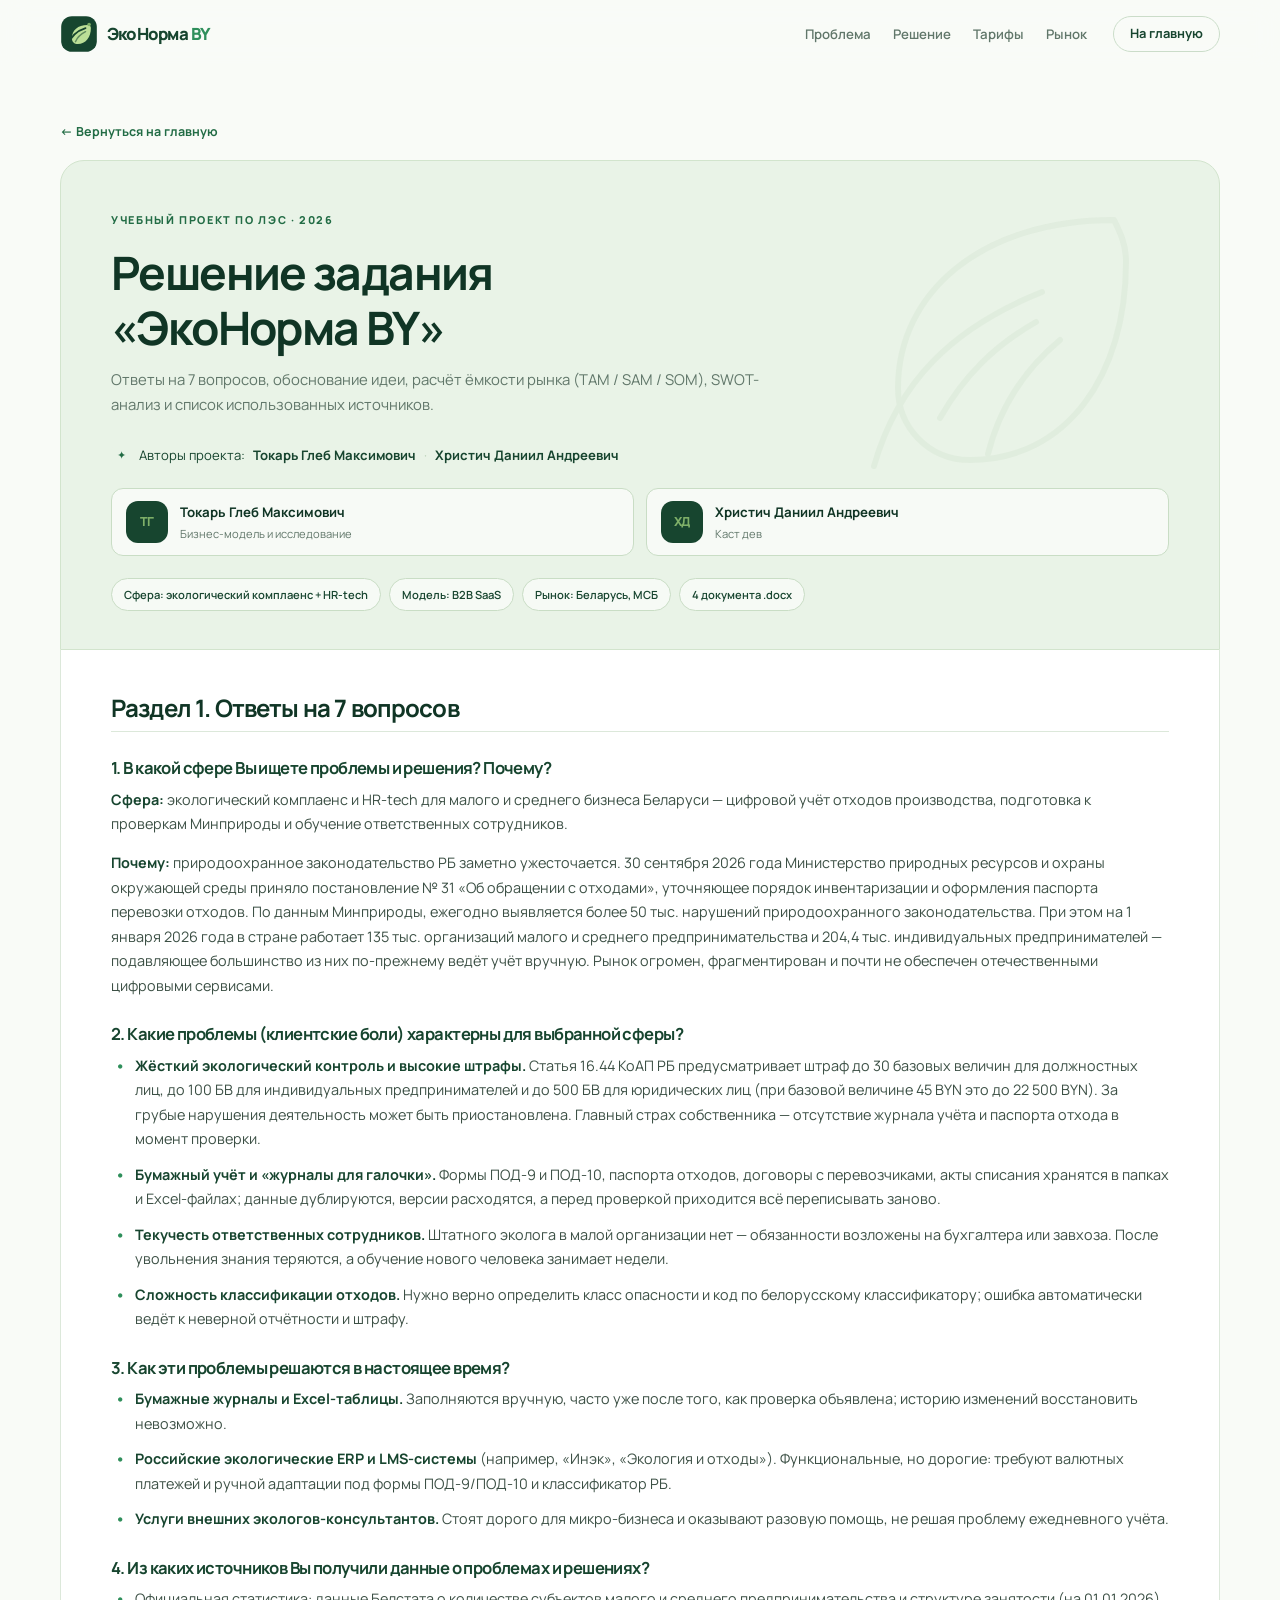
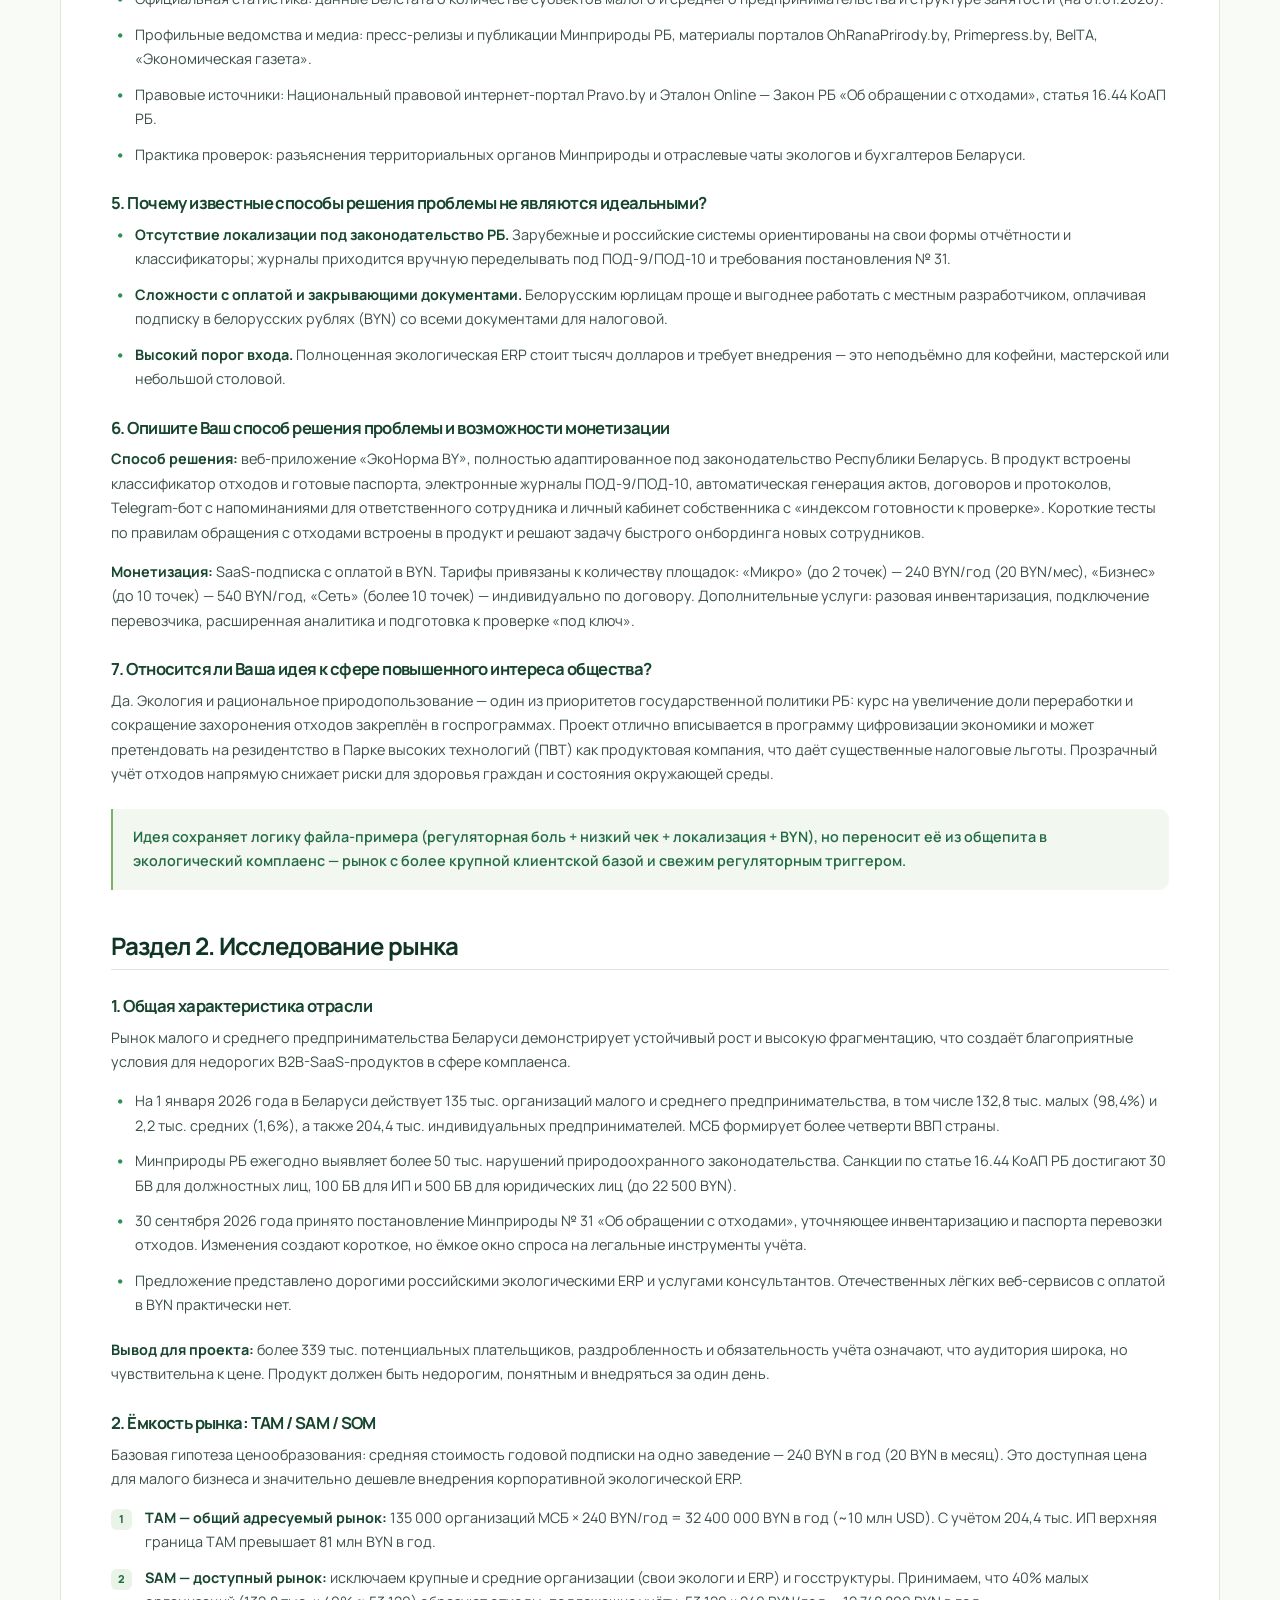
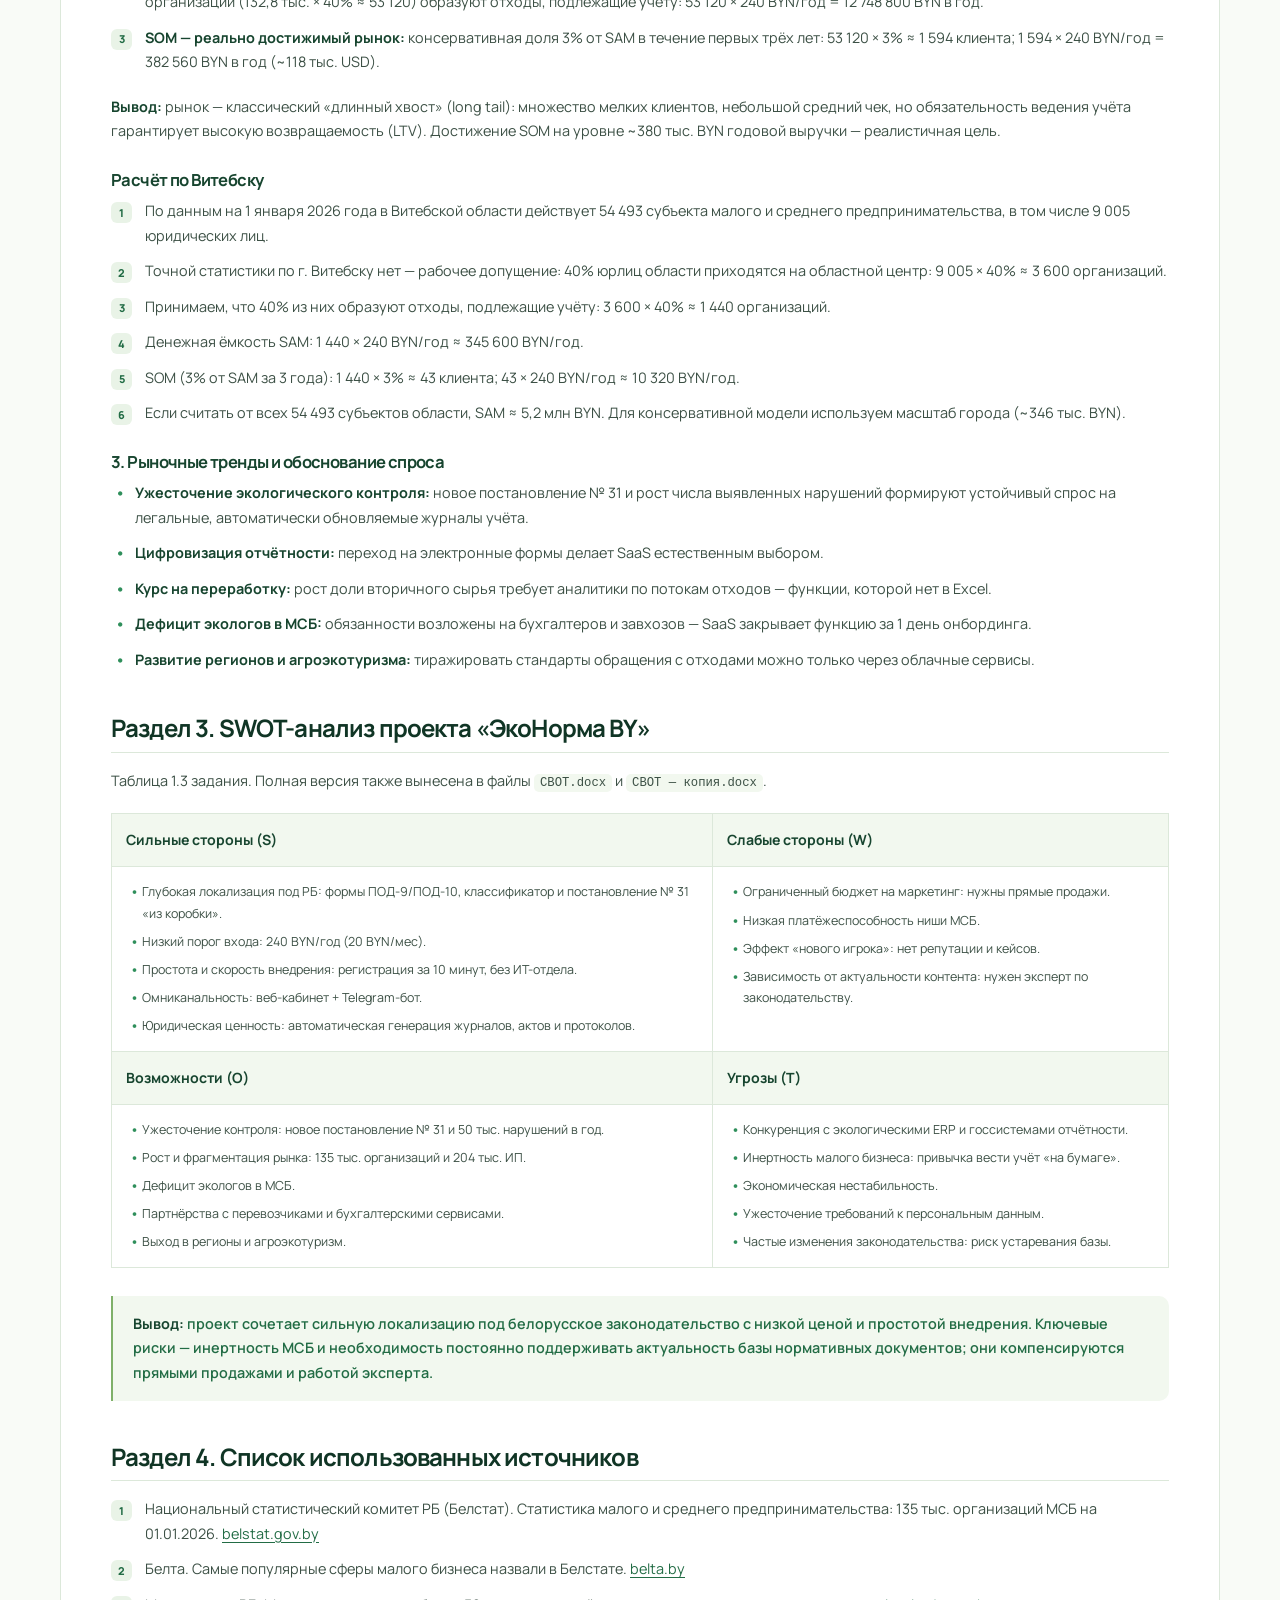
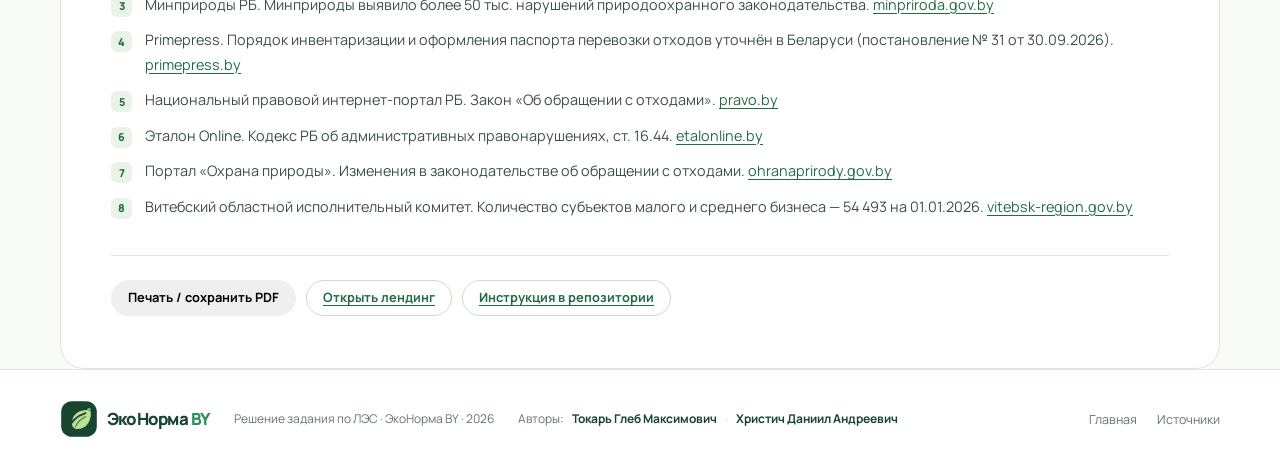
<file: reshenie.html>
<!DOCTYPE html>
<html lang="ru">
<head>
  <meta charset="UTF-8">
  <meta name="viewport" content="width=device-width, initial-scale=1.0">
  <meta name="description" content="Полное решение задания: проект «ЭкоНорма BY» — 7 вопросов, исследование рынка TAM/SAM/SOM, SWOT-анализ и источники.">
  <title>Решение задания — ЭкоНорма BY</title>
  <link rel="icon" href="assets/logo.svg" type="image/svg+xml">
  <link rel="preconnect" href="https://fonts.googleapis.com">
  <link rel="preconnect" href="https://fonts.gstatic.com" crossorigin>
  <link href="https://fonts.googleapis.com/css2?family=Manrope:wght@400;500;600;700;800&amp;display=swap" rel="stylesheet">
  <link rel="stylesheet" href="assets/styles.css">
  <script src="assets/app.js" defer></script>
</head>
<body>
  <a class="skip-link" href="#doc">Перейти к содержимому</a>

  <header class="site-header" id="top">
    <div class="container header-inner">
      <a class="brand" href="index.html" aria-label="ЭкоНорма BY — на главную">
        <span class="brand-mark" aria-hidden="true">
          <svg viewBox="0 0 64 64" role="img" aria-label="ЭкоНорма BY"><rect x="2" y="2" width="60" height="60" rx="18" fill="#17452f"/><path d="M46 17c-16 0-26 9-26 22 0 6 4 10 10 10 13 0 22-11 22-27 0-3-2-5-6-5z" fill="#bcdf97"/><path d="M13 51c5-15 14-24 30-29" fill="none" stroke="#17452f" stroke-width="3" stroke-linecap="round"/><path d="M26 45c3-7 9-13 17-17" fill="none" stroke="#17452f" stroke-width="2.4" stroke-linecap="round" opacity=".55"/><circle cx="49" cy="16" r="3" fill="#7fb069"/></svg>
        </span>
        <span class="brand-name">ЭкоНорма<span class="brand-suffix">BY</span></span>
      </a>
      <nav class="nav" id="nav" aria-label="Основная навигация">
        <a href="index.html#problem">Проблема</a>
        <a href="index.html#solution">Решение</a>
        <a href="index.html#tariffs">Тарифы</a>
        <a href="index.html#market">Рынок</a>
      </nav>
      <div class="header-actions">
        <a class="btn btn-sm btn-ghost" href="index.html">На главную</a>
        <button class="menu-toggle" type="button" aria-label="Открыть меню" aria-expanded="false" aria-controls="nav">
          <span></span><span></span><span></span>
        </button>
      </div>
    </div>
  </header>

  <main id="doc">
    <div class="solution-hero">
      <div class="container">
        <a class="back-link" href="index.html">← Вернуться на главную</a>
        <div class="solution-hero-card">
          <div class="leaf-deco leaf-hero"><svg viewBox="0 0 100 100" fill="none" stroke="currentColor" stroke-width="2" stroke-linecap="round" stroke-linejoin="round" aria-hidden="true"><path d="M88 10C44 10 16 34 16 66c0 13 10 24 24 24 32 0 52-28 52-66 0-6-2-10-4-14z"/><path d="M8 92c8-28 26-46 56-58"/><path d="M30 76c8-14 18-24 32-32M46 88c4-16 12-28 24-38"/></svg></div>
          <span class="kicker">Учебный проект по ЛЭС · 2026</span>
          <h1>Решение задания<br>«ЭкоНорма BY»</h1>
          <p>Ответы на 7 вопросов, обоснование идеи, расчёт ёмкости рынка (TAM / SAM / SOM), SWOT-анализ и список использованных источников.</p>
          <div class="author-line author-line-strong"><span class="author-badge">✦</span><span>Авторы проекта:</span><b>Токарь Глеб Максимович</b><span class="sep">·</span><b>Христич Даниил Андреевич</b></div>
          <div class="authors-inline">
            <div><span class="author-avatar">ТГ</span><strong>Токарь Глеб Максимович</strong><small>Бизнес-модель и исследование</small></div>
            <div><span class="author-avatar">ХД</span><strong>Христич Даниил Андреевич</strong><small>Каст дев</small></div>
          </div>
          <div class="doc-meta">
            <span>Сфера: экологический комплаенс + HR-tech</span>
            <span>Модель: B2B SaaS</span>
            <span>Рынок: Беларусь, МСБ</span>
            <span>4 документа .docx</span>
          </div>
        </div>

        <article class="doc-body">
          <!-- ============ 7 ВОПРОСОВ ============ -->
          <h2>Раздел 1. Ответы на 7 вопросов</h2>

          <h3>1. В какой сфере Вы ищете проблемы и решения? Почему?</h3>
          <p><strong>Сфера:</strong> экологический комплаенс и HR-tech для малого и среднего бизнеса Беларуси — цифровой учёт отходов производства, подготовка к проверкам Минприроды и обучение ответственных сотрудников.</p>
          <p><strong>Почему:</strong> природоохранное законодательство РБ заметно ужесточается. 30 сентября 2026 года Министерство природных ресурсов и охраны окружающей среды приняло постановление № 31 «Об обращении с отходами», уточняющее порядок инвентаризации и оформления паспорта перевозки отходов. По данным Минприроды, ежегодно выявляется более 50 тыс. нарушений природоохранного законодательства. При этом на 1 января 2026 года в стране работает 135 тыс. организаций малого и среднего предпринимательства и 204,4 тыс. индивидуальных предпринимателей — подавляющее большинство из них по-прежнему ведёт учёт вручную. Рынок огромен, фрагментирован и почти не обеспечен отечественными цифровыми сервисами.</p>

          <h3>2. Какие проблемы (клиентские боли) характерны для выбранной сферы?</h3>
          <ul>
            <li><strong>Жёсткий экологический контроль и высокие штрафы.</strong> Статья 16.44 КоАП РБ предусматривает штраф до 30 базовых величин для должностных лиц, до 100 БВ для индивидуальных предпринимателей и до 500 БВ для юридических лиц (при базовой величине 45 BYN это до 22 500 BYN). За грубые нарушения деятельность может быть приостановлена. Главный страх собственника — отсутствие журнала учёта и паспорта отхода в момент проверки.</li>
            <li><strong>Бумажный учёт и «журналы для галочки».</strong> Формы ПОД-9 и ПОД-10, паспорта отходов, договоры с перевозчиками, акты списания хранятся в папках и Excel-файлах; данные дублируются, версии расходятся, а перед проверкой приходится всё переписывать заново.</li>
            <li><strong>Текучесть ответственных сотрудников.</strong> Штатного эколога в малой организации нет — обязанности возложены на бухгалтера или завхоза. После увольнения знания теряются, а обучение нового человека занимает недели.</li>
            <li><strong>Сложность классификации отходов.</strong> Нужно верно определить класс опасности и код по белорусскому классификатору; ошибка автоматически ведёт к неверной отчётности и штрафу.</li>
          </ul>

          <h3>3. Как эти проблемы решаются в настоящее время?</h3>
          <ul>
            <li><strong>Бумажные журналы и Excel-таблицы.</strong> Заполняются вручную, часто уже после того, как проверка объявлена; историю изменений восстановить невозможно.</li>
            <li><strong>Российские экологические ERP и LMS-системы</strong> (например, «Инэк», «Экология и отходы»). Функциональные, но дорогие: требуют валютных платежей и ручной адаптации под формы ПОД-9/ПОД-10 и классификатор РБ.</li>
            <li><strong>Услуги внешних экологов-консультантов.</strong> Стоят дорого для микро-бизнеса и оказывают разовую помощь, не решая проблему ежедневного учёта.</li>
          </ul>

          <h3>4. Из каких источников Вы получили данные о проблемах и решениях?</h3>
          <ul>
            <li>Официальная статистика: данные Белстата о количестве субъектов малого и среднего предпринимательства и структуре занятости (на 01.01.2026).</li>
            <li>Профильные ведомства и медиа: пресс-релизы и публикации Минприроды РБ, материалы порталов OhRanaPrirody.by, Primepress.by, BelTA, «Экономическая газета».</li>
            <li>Правовые источники: Национальный правовой интернет-портал Pravo.by и Эталон Online — Закон РБ «Об обращении с отходами», статья 16.44 КоАП РБ.</li>
            <li>Практика проверок: разъяснения территориальных органов Минприроды и отраслевые чаты экологов и бухгалтеров Беларуси.</li>
          </ul>

          <h3>5. Почему известные способы решения проблемы не являются идеальными?</h3>
          <ul>
            <li><strong>Отсутствие локализации под законодательство РБ.</strong> Зарубежные и российские системы ориентированы на свои формы отчётности и классификаторы; журналы приходится вручную переделывать под ПОД-9/ПОД-10 и требования постановления № 31.</li>
            <li><strong>Сложности с оплатой и закрывающими документами.</strong> Белорусским юрлицам проще и выгоднее работать с местным разработчиком, оплачивая подписку в белорусских рублях (BYN) со всеми документами для налоговой.</li>
            <li><strong>Высокий порог входа.</strong> Полноценная экологическая ERP стоит тысяч долларов и требует внедрения — это неподъёмно для кофейни, мастерской или небольшой столовой.</li>
          </ul>

          <h3>6. Опишите Ваш способ решения проблемы и возможности монетизации</h3>
          <p><strong>Способ решения:</strong> веб-приложение «ЭкоНорма BY», полностью адаптированное под законодательство Республики Беларусь. В продукт встроены классификатор отходов и готовые паспорта, электронные журналы ПОД-9/ПОД-10, автоматическая генерация актов, договоров и протоколов, Telegram-бот с напоминаниями для ответственного сотрудника и личный кабинет собственника с «индексом готовности к проверке». Короткие тесты по правилам обращения с отходами встроены в продукт и решают задачу быстрого онбординга новых сотрудников.</p>
          <p><strong>Монетизация:</strong> SaaS-подписка с оплатой в BYN. Тарифы привязаны к количеству площадок: «Микро» (до 2 точек) — 240 BYN/год (20 BYN/мес), «Бизнес» (до 10 точек) — 540 BYN/год, «Сеть» (более 10 точек) — индивидуально по договору. Дополнительные услуги: разовая инвентаризация, подключение перевозчика, расширенная аналитика и подготовка к проверке «под ключ».</p>

          <h3>7. Относится ли Ваша идея к сфере повышенного интереса общества?</h3>
          <p>Да. Экология и рациональное природопользование — один из приоритетов государственной политики РБ: курс на увеличение доли переработки и сокращение захоронения отходов закреплён в госпрограммах. Проект отлично вписывается в программу цифровизации экономики и может претендовать на резидентство в Парке высоких технологий (ПВТ) как продуктовая компания, что даёт существенные налоговые льготы. Прозрачный учёт отходов напрямую снижает риски для здоровья граждан и состояния окружающей среды.</p>

          <div class="callout"><p>Идея сохраняет логику файла-примера (регуляторная боль + низкий чек + локализация + BYN), но переносит её из общепита в экологический комплаенс — рынок с более крупной клиентской базой и свежим регуляторным триггером.</p></div>

          <!-- ============ РЫНОК ============ -->
          <h2>Раздел 2. Исследование рынка</h2>

          <h3>1. Общая характеристика отрасли</h3>
          <p>Рынок малого и среднего предпринимательства Беларуси демонстрирует устойчивый рост и высокую фрагментацию, что создаёт благоприятные условия для недорогих B2B-SaaS-продуктов в сфере комплаенса.</p>
          <ul>
            <li>На 1 января 2026 года в Беларуси действует 135 тыс. организаций малого и среднего предпринимательства, в том числе 132,8 тыс. малых (98,4%) и 2,2 тыс. средних (1,6%), а также 204,4 тыс. индивидуальных предпринимателей. МСБ формирует более четверти ВВП страны.</li>
            <li>Минприроды РБ ежегодно выявляет более 50 тыс. нарушений природоохранного законодательства. Санкции по статье 16.44 КоАП РБ достигают 30 БВ для должностных лиц, 100 БВ для ИП и 500 БВ для юридических лиц (до 22 500 BYN).</li>
            <li>30 сентября 2026 года принято постановление Минприроды № 31 «Об обращении с отходами», уточняющее инвентаризацию и паспорта перевозки отходов. Изменения создают короткое, но ёмкое окно спроса на легальные инструменты учёта.</li>
            <li>Предложение представлено дорогими российскими экологическими ERP и услугами консультантов. Отечественных лёгких веб-сервисов с оплатой в BYN практически нет.</li>
          </ul>
          <p><strong>Вывод для проекта:</strong> более 339 тыс. потенциальных плательщиков, раздробленность и обязательность учёта означают, что аудитория широка, но чувствительна к цене. Продукт должен быть недорогим, понятным и внедряться за один день.</p>

          <h3>2. Ёмкость рынка: TAM / SAM / SOM</h3>
          <p>Базовая гипотеза ценообразования: средняя стоимость годовой подписки на одно заведение — 240 BYN в год (20 BYN в месяц). Это доступная цена для малого бизнеса и значительно дешевле внедрения корпоративной экологической ERP.</p>
          <ol>
            <li><strong>TAM — общий адресуемый рынок:</strong> 135 000 организаций МСБ × 240 BYN/год = 32 400 000 BYN в год (~10 млн USD). С учётом 204,4 тыс. ИП верхняя граница TAM превышает 81 млн BYN в год.</li>
            <li><strong>SAM — доступный рынок:</strong> исключаем крупные и средние организации (свои экологи и ERP) и госструктуры. Принимаем, что 40% малых организаций (132,8 тыс. × 40% ≈ 53 120) образуют отходы, подлежащие учёту: 53 120 × 240 BYN/год = 12 748 800 BYN в год.</li>
            <li><strong>SOM — реально достижимый рынок:</strong> консервативная доля 3% от SAM в течение первых трёх лет: 53 120 × 3% ≈ 1 594 клиента; 1 594 × 240 BYN/год = 382 560 BYN в год (~118 тыс. USD).</li>
          </ol>
          <p><strong>Вывод:</strong> рынок — классический «длинный хвост» (long tail): множество мелких клиентов, небольшой средний чек, но обязательность ведения учёта гарантирует высокую возвращаемость (LTV). Достижение SOM на уровне ~380 тыс. BYN годовой выручки — реалистичная цель.</p>

          <h3>Расчёт по Витебску</h3>
          <ol>
            <li>По данным на 1 января 2026 года в Витебской области действует 54 493 субъекта малого и среднего предпринимательства, в том числе 9 005 юридических лиц.</li>
            <li>Точной статистики по г. Витебску нет — рабочее допущение: 40% юрлиц области приходятся на областной центр: 9 005 × 40% ≈ 3 600 организаций.</li>
            <li>Принимаем, что 40% из них образуют отходы, подлежащие учёту: 3 600 × 40% ≈ 1 440 организаций.</li>
            <li>Денежная ёмкость SAM: 1 440 × 240 BYN/год ≈ 345 600 BYN/год.</li>
            <li>SOM (3% от SAM за 3 года): 1 440 × 3% ≈ 43 клиента; 43 × 240 BYN/год ≈ 10 320 BYN/год.</li>
            <li>Если считать от всех 54 493 субъектов области, SAM ≈ 5,2 млн BYN. Для консервативной модели используем масштаб города (~346 тыс. BYN).</li>
          </ol>

          <h3>3. Рыночные тренды и обоснование спроса</h3>
          <ul>
            <li><strong>Ужесточение экологического контроля:</strong> новое постановление № 31 и рост числа выявленных нарушений формируют устойчивый спрос на легальные, автоматически обновляемые журналы учёта.</li>
            <li><strong>Цифровизация отчётности:</strong> переход на электронные формы делает SaaS естественным выбором.</li>
            <li><strong>Курс на переработку:</strong> рост доли вторичного сырья требует аналитики по потокам отходов — функции, которой нет в Excel.</li>
            <li><strong>Дефицит экологов в МСБ:</strong> обязанности возложены на бухгалтеров и завхозов — SaaS закрывает функцию за 1 день онбординга.</li>
            <li><strong>Развитие регионов и агроэкотуризма:</strong> тиражировать стандарты обращения с отходами можно только через облачные сервисы.</li>
          </ul>

          <!-- ============ SWOT ============ -->
          <h2>Раздел 3. SWOT-анализ проекта «ЭкоНорма BY»</h2>
          <p>Таблица 1.3 задания. Полная версия также вынесена в файлы <code>СВОТ.docx</code> и <code>СВОТ — копия.docx</code>.</p>
          <table class="doc-table">
            <thead>
              <tr><th>Сильные стороны (S)</th><th>Слабые стороны (W)</th></tr>
            </thead>
            <tbody>
              <tr>
                <td><ul>
                  <li>Глубокая локализация под РБ: формы ПОД-9/ПОД-10, классификатор и постановление № 31 «из коробки».</li>
                  <li>Низкий порог входа: 240 BYN/год (20 BYN/мес).</li>
                  <li>Простота и скорость внедрения: регистрация за 10 минут, без ИТ-отдела.</li>
                  <li>Омниканальность: веб-кабинет + Telegram-бот.</li>
                  <li>Юридическая ценность: автоматическая генерация журналов, актов и протоколов.</li>
                </ul></td>
                <td><ul>
                  <li>Ограниченный бюджет на маркетинг: нужны прямые продажи.</li>
                  <li>Низкая платёжеспособность ниши МСБ.</li>
                  <li>Эффект «нового игрока»: нет репутации и кейсов.</li>
                  <li>Зависимость от актуальности контента: нужен эксперт по законодательству.</li>
                </ul></td>
              </tr>
              <tr>
                <th>Возможности (O)</th><th>Угрозы (T)</th>
              </tr>
              <tr>
                <td><ul>
                  <li>Ужесточение контроля: новое постановление № 31 и 50 тыс. нарушений в год.</li>
                  <li>Рост и фрагментация рынка: 135 тыс. организаций и 204 тыс. ИП.</li>
                  <li>Дефицит экологов в МСБ.</li>
                  <li>Партнёрства с перевозчиками и бухгалтерскими сервисами.</li>
                  <li>Выход в регионы и агроэкотуризм.</li>
                </ul></td>
                <td><ul>
                  <li>Конкуренция с экологическими ERP и госсистемами отчётности.</li>
                  <li>Инертность малого бизнеса: привычка вести учёт «на бумаге».</li>
                  <li>Экономическая нестабильность.</li>
                  <li>Ужесточение требований к персональным данным.</li>
                  <li>Частые изменения законодательства: риск устаревания базы.</li>
                </ul></td>
              </tr>
            </tbody>
          </table>
          <div class="callout"><p><strong>Вывод:</strong> проект сочетает сильную локализацию под белорусское законодательство с низкой ценой и простотой внедрения. Ключевые риски — инертность МСБ и необходимость постоянно поддерживать актуальность базы нормативных документов; они компенсируются прямыми продажами и работой эксперта.</p></div>

          <!-- ============ ИСТОЧНИКИ ============ -->
          <h2>Раздел 4. Список использованных источников</h2>
          <ol>
            <li>Национальный статистический комитет РБ (Белстат). Статистика малого и среднего предпринимательства: 135 тыс. организаций МСБ на 01.01.2026. <a href="https://www.belstat.gov.by/" target="_blank" rel="noopener">belstat.gov.by</a></li>
            <li>Белта. Самые популярные сферы малого бизнеса назвали в Белстате. <a href="https://belta.by/" target="_blank" rel="noopener">belta.by</a></li>
            <li>Минприроды РБ. Минприроды выявило более 50 тыс. нарушений природоохранного законодательства. <a href="https://minpriroda.gov.by/ru/news-ru/view/minprirody-vyjavilo-bolee-50-tys-narushenij-prirodooxrannogo-zakonodatelstva-5331/" target="_blank" rel="noopener">minpriroda.gov.by</a></li>
            <li>Primepress. Порядок инвентаризации и оформления паспорта перевозки отходов уточнён в Беларуси (постановление № 31 от 30.09.2026). <a href="https://primepress.by/news/ekonomika/poryadok_inventarizatsii_i_oformleniya_pasporta_perevozki_otkhodov_proizvodstva_utochnen_v_belarusi-57288" target="_blank" rel="noopener">primepress.by</a></li>
            <li>Национальный правовой интернет-портал РБ. Закон «Об обращении с отходами». <a href="https://pravo.by/document?guid=3871&amp;p0=h10700271" target="_blank" rel="noopener">pravo.by</a></li>
            <li>Эталон Online. Кодекс РБ об административных правонарушениях, ст. 16.44. <a href="https://etalonline.by/document?regnum=hk2100091" target="_blank" rel="noopener">etalonline.by</a></li>
            <li>Портал «Охрана природы». Изменения в законодательстве об обращении с отходами. <a href="https://ohranaprirody.gov.by/chto-izmenitsya-v-zakonodatelstve-ob-obrashhenii-s-othodami/" target="_blank" rel="noopener">ohranaprirody.gov.by</a></li>
            <li>Витебский областной исполнительный комитет. Количество субъектов малого и среднего бизнеса — 54 493 на 01.01.2026. <a href="https://vitebsk-region.gov.by/ekonomika/predprinimatelstvo/en" target="_blank" rel="noopener">vitebsk-region.gov.by</a></li>
          </ol>

          <div class="doc-footer-actions">
            <button class="btn btn-sm" type="button" onclick="window.print()">Печать / сохранить PDF</button>
            <a class="btn btn-sm btn-outline" href="index.html">Открыть лендинг</a>
            <a class="btn btn-sm btn-outline" href="README.md">Инструкция в репозитории</a>
          </div>
        </article>
      </div>
    </div>
  </main>

  <footer class="footer">
    <div class="container footer-inner">
      <a class="brand" href="index.html">
        <span class="brand-mark" aria-hidden="true">
          <svg viewBox="0 0 64 64" role="img" aria-label="ЭкоНорма BY"><rect x="2" y="2" width="60" height="60" rx="18" fill="#17452f"/><path d="M46 17c-16 0-26 9-26 22 0 6 4 10 10 10 13 0 22-11 22-27 0-3-2-5-6-5z" fill="#bcdf97"/><path d="M13 51c5-15 14-24 30-29" fill="none" stroke="#17452f" stroke-width="3" stroke-linecap="round"/><path d="M26 45c3-7 9-13 17-17" fill="none" stroke="#17452f" stroke-width="2.4" stroke-linecap="round" opacity=".55"/><circle cx="49" cy="16" r="3" fill="#7fb069"/></svg>
        </span>
        <span class="brand-name">ЭкоНорма<span class="brand-suffix">BY</span></span>
      </a>
      <p>Решение задания по ЛЭС · ЭкоНорма BY · 2026</p>
      <div class="author-line"><span>Авторы:</span><b>Токарь Глеб Максимович</b><span class="sep">·</span><b>Христич Даниил Андреевич</b></div>
      <div class="footer-links"><a href="index.html">Главная</a><a href="index.html#sources">Источники</a></div>
    </div>
  </footer>
</body>
</html>
</file>
<file: assets/styles.css>
/* ============================================================
   ЭкоНорма BY — минималистичный экологичный дизайн
   ============================================================ */

:root {
  --forest: #17452f;
  --forest-deep: #103525;
  --green: #2f8f5b;
  --green-dark: #226c45;
  --leaf: #7fb069;
  --mint: #e9f3e7;
  --mint-2: #f2f8ef;
  --sage: #b8cfb4;
  --cream: #f9fbf7;
  --paper: #ffffff;
  --ink: #1b3327;
  --muted: #61776a;
  --line: #dce8da;
  --red: #b8665a;
  --amber: #b98a3d;
  --blue: #5b86a8;
  --radius: 16px;
  --radius-lg: 24px;
  --font: "Manrope", -apple-system, BlinkMacSystemFont, "Segoe UI", Roboto, "Helvetica Neue", Arial, sans-serif;
}

*, *::before, *::after { box-sizing: border-box; }

html { scroll-behavior: smooth; scroll-padding-top: 78px; overflow-x: clip; }

body {
  margin: 0;
  font-family: var(--font);
  color: var(--ink);
  background: var(--cream);
  line-height: 1.7;
  -webkit-font-smoothing: antialiased;
  overflow-x: clip;
}

img, svg { display: block; max-width: 100%; }
a { color: inherit; text-decoration: none; }
button, input { font: inherit; }
h1, h2, h3, p, ul, ol { margin-top: 0; }
h1, h2, h3 { line-height: 1.18; letter-spacing: -.035em; font-weight: 700; }
ul, ol { padding-left: 0; list-style: none; }

.sr-only {
  position: absolute; width: 1px; height: 1px; padding: 0; margin: -1px;
  overflow: hidden; clip: rect(0, 0, 0, 0); white-space: nowrap; border: 0;
}
.skip-link {
  position: fixed; top: -60px; left: 16px; z-index: 1000;
  background: var(--forest); color: #fff; padding: 10px 16px; border-radius: 8px;
  font-weight: 700; transition: top .2s;
}
.skip-link:focus { top: 12px; }
:focus-visible { outline: 2px solid var(--green); outline-offset: 3px; }

.container { width: min(1160px, calc(100% - 48px)); margin-inline: auto; }

/* ---------------- Buttons ---------------- */
.btn {
  display: inline-flex; align-items: center; justify-content: center; gap: 9px;
  min-height: 48px; padding: 0 24px; border-radius: 100px; border: 1px solid transparent;
  font-size: .9rem; font-weight: 700; cursor: pointer; white-space: nowrap;
  transition: background .2s, border-color .2s, color .2s, transform .2s;
}
.btn svg { width: 17px; height: 17px; transition: transform .2s; }
.btn:hover svg { transform: translateX(3px); }
.btn:hover { transform: translateY(-1px); }
.btn:active { transform: translateY(0); }
.btn-sm { min-height: 36px; padding: 0 16px; font-size: .8rem; }
.btn-block { width: 100%; }
.btn-primary { background: var(--forest); color: #fff; }
.btn-primary:hover { background: var(--green-dark); }
.btn-outline { border-color: #cbdcc9; color: var(--forest); background: transparent; }
.btn-outline:hover { border-color: var(--green); background: var(--mint-2); }
.btn-ghost { border-color: #cbdcc9; color: var(--forest); background: transparent; }
.btn-ghost:hover { border-color: var(--green); color: var(--green-dark); }

/* ---------------- Header ---------------- */
.site-header {
  position: sticky; top: 0; z-index: 100;
  background: rgba(249, 251, 247, .88);
  backdrop-filter: blur(14px); -webkit-backdrop-filter: blur(14px);
  border-bottom: 1px solid transparent;
  transition: border-color .25s, background .25s;
}
.site-header.scrolled { border-bottom-color: var(--line); background: rgba(249, 251, 247, .97); }
.header-inner { display: flex; align-items: center; gap: 26px; min-height: 68px; }
.brand { display: inline-flex; align-items: center; gap: 9px; flex: 0 0 auto; }
.brand-mark {
  width: 38px; height: 38px; flex: 0 0 38px; display: grid; place-items: center;
  border-radius: 12px; animation: logoIn .8s cubic-bezier(.2,.8,.2,1) both;
}
.brand-mark svg { width: 100%; height: 100%; }
@keyframes logoIn {
  from { opacity: 0; transform: scale(.72) rotate(-14deg); }
  to { opacity: 1; transform: scale(1) rotate(0); }
}
.brand-name { font-size: 1.05rem; font-weight: 800; letter-spacing: -.045em; color: var(--forest); }
.brand-suffix { color: var(--green); margin-left: 3px; }
.nav { display: flex; align-items: center; gap: 22px; margin-left: auto; }
.nav a {
  font-size: .83rem; font-weight: 600; color: var(--muted); padding: 5px 0;
  position: relative; transition: color .2s;
}
.nav a::after {
  content: ""; position: absolute; left: 0; right: 100%; bottom: -2px; height: 1.5px;
  background: var(--green); transition: right .25s;
}
.nav a:hover, .nav a.active { color: var(--forest); }
.nav a:hover::after, .nav a.active::after { right: 0; }
.header-actions { display: flex; align-items: center; gap: 10px; }
.menu-toggle {
  display: none; width: 38px; height: 38px; border-radius: 10px;
  background: var(--mint); border: 1px solid var(--line); cursor: pointer; padding: 10px;
}
.menu-toggle span { display: block; height: 2px; background: var(--forest); border-radius: 2px; margin: 4px 0; transition: .25s; }

/* ---------------- Leaf decorations ---------------- */
.leaf-deco { position: absolute; pointer-events: none; color: var(--sage); opacity: .55; }
.leaf-deco svg { width: 100%; height: 100%; }
.leaf-hero {
  width: 300px; height: 300px; right: 6%; top: 6%; opacity: .16;
  transform-origin: 60% 70%; animation: leafSway 9s ease-in-out infinite;
}
.leaf-small { width: 90px; height: 90px; left: 2%; bottom: 4%; opacity: .3; transform: rotate(-25deg); }
@keyframes leafSway {
  0%, 100% { transform: rotate(10deg) translateY(0); }
  50% { transform: rotate(15deg) translateY(-8px); }
}
.leaf-divider { display: flex; align-items: center; justify-content: center; gap: 14px; color: var(--sage); margin: 0 auto; }
.leaf-divider::before, .leaf-divider::after { content: ""; height: 1px; width: 70px; background: var(--line); }
.leaf-divider svg { width: 20px; height: 20px; }

/* ---------------- Hero ---------------- */
.hero {
  position: relative; overflow: hidden;
  background: linear-gradient(180deg, var(--mint-2) 0%, var(--cream) 100%);
  padding: 76px 0 88px;
  border-bottom: 1px solid var(--line);
}
.hero-emblem {
  position: absolute; z-index: 3; width: 74px; height: 74px; left: -14px; top: 8px;
  border-radius: 22px; background: var(--paper); border: 1px solid var(--line);
  display: grid; place-items: center; box-shadow: 0 12px 30px rgba(23,69,47,.08);
  animation: emblemFloat 6s ease-in-out infinite;
}
.hero-emblem svg { width: 46px; height: 46px; }
@keyframes emblemFloat {
  0%, 100% { transform: translateY(0) rotate(-3deg); }
  50% { transform: translateY(-8px) rotate(3deg); }
}
.scroll-hint {
  display: inline-flex; align-items: center; gap: 9px; margin-top: 34px;
  font-size: .72rem; color: var(--muted); letter-spacing: .04em;
}
.scroll-hint i { display: block; width: 1px; height: 26px; background: var(--sage); position: relative; overflow: hidden; }
.scroll-hint i::after {
  content: ""; position: absolute; inset: 0; background: var(--green);
  animation: scrollLine 2s ease-in-out infinite;
}
@keyframes scrollLine {
  0% { transform: translateY(-100%); }
  60%, 100% { transform: translateY(100%); }
}
.hero-grid {
  position: relative; z-index: 2; display: grid; grid-template-columns: 1fr .9fr;
  gap: 64px; align-items: center;
}
.eyebrow, .kicker {
  display: inline-flex; align-items: center; gap: 8px;
  text-transform: uppercase; letter-spacing: .15em; font-size: .68rem; font-weight: 800;
  color: var(--green-dark);
}
.eyebrow { padding: 7px 13px; border: 1px solid #cfe2ca; border-radius: 100px; background: rgba(255,255,255,.6); }
.pulse { width: 6px; height: 6px; border-radius: 50%; background: var(--leaf); }
.hero .eyebrow { animation: fadeUp .7s .05s both; }
.hero h1 { animation: fadeUp .7s .14s both; }
.hero-lead { animation: fadeUp .7s .22s both; }
.hero-actions { animation: fadeUp .7s .3s both; }
.hero-footnote, .hero .scroll-hint { animation: fadeUp .7s .38s both; }
.hero-visual { animation: fadeUp .8s .2s both; }
@keyframes fadeUp {
  from { opacity: 0; transform: translateY(18px); }
  to { opacity: 1; transform: translateY(0); }
}
.hero h1 {
  font-size: clamp(2.5rem, 4.6vw, 3.9rem); line-height: 1.1; margin: 24px 0 20px;
  color: var(--forest-deep); letter-spacing: -.055em;
}
.hero h1 span { color: var(--green); }
.hero-lead { max-width: 540px; color: var(--muted); font-size: 1rem; margin-bottom: 30px; }
.hero-actions { display: flex; flex-wrap: wrap; gap: 12px; }
.hero-footnote { margin: 18px 0 0; font-size: .75rem; color: var(--muted); }
.author-line {
  display: flex; flex-wrap: wrap; align-items: center; gap: 8px;
  margin-top: 26px; font-size: .78rem; color: var(--muted);
}
.author-line b { color: var(--forest); font-weight: 700; }
.author-line .sep { color: var(--sage); }
.author-badge {
  width: 20px; height: 20px; border-radius: 6px; display: inline-grid; place-items: center;
  background: var(--mint); color: var(--green-dark); font-size: .7rem;
}
.hero .author-line { color: var(--forest); font-size: .82rem; }
.hero .author-line b { color: var(--green-dark); font-weight: 800; }

/* ---------------- Minimal dashboard mock ---------------- */
.hero-visual { position: relative; }
.mock-window {
  background: var(--paper); border: 1px solid var(--line); border-radius: 18px;
  overflow: hidden; box-shadow: 0 20px 50px rgba(23, 69, 47, .07);
}
.mock-topbar {
  display: flex; align-items: center; gap: 10px; padding: 11px 16px;
  background: var(--mint-2); border-bottom: 1px solid var(--line);
  font-size: .68rem; color: var(--muted);
}
.mock-dots { display: flex; gap: 5px; }
.mock-dots i { width: 7px; height: 7px; border-radius: 50%; background: var(--sage); }
.mock-lock { margin-left: auto; color: var(--green); font-weight: 700; }
.mock-body { padding: 24px; }
.mock-heading { display: flex; align-items: flex-start; justify-content: space-between; gap: 10px; }
.mock-heading small { display: block; color: var(--muted); font-size: .7rem; }
.mock-heading strong { display: block; font-size: 1.05rem; margin-top: 2px; color: var(--forest); }
.mock-badge {
  background: var(--mint); color: var(--green-dark); font-size: .66rem; font-weight: 800;
  padding: 6px 10px; border-radius: 100px; white-space: nowrap;
}
.gauge-row { display: flex; align-items: center; gap: 20px; margin: 20px 0 0; }
.gauge {
  position: relative; flex: 0 0 104px; height: 104px; border-radius: 50%; display: grid; place-items: center;
  background: conic-gradient(var(--green) calc(var(--gauge, 0) * 1%), var(--mint) 0);
}
.gauge::after {
  content: ""; position: absolute; width: 104px; height: 104px; border-radius: 50%;
  border: 1px solid var(--line); pointer-events: none;
}
.gauge-inner {
  width: 82px; height: 82px; border-radius: 50%; background: #fff; display: grid;
  place-content: center; text-align: center;
}
.gauge-inner strong { font-size: 1.7rem; line-height: 1; letter-spacing: -.05em; color: var(--forest); }
.gauge-inner strong span { font-size: .9rem; }
.gauge-inner small { font-size: .6rem; color: var(--muted); }
.mock-list { flex: 1; display: grid; gap: 9px; margin: 0; font-size: .74rem; color: var(--ink); }
.mock-list li { display: flex; align-items: center; gap: 8px; opacity: 0; animation: rowIn .5s forwards; }
.mock-list li:nth-child(1) { animation-delay: .65s; }
.mock-list li:nth-child(2) { animation-delay: .78s; }
.mock-list li:nth-child(3) { animation-delay: .91s; }
.mock-list li:nth-child(4) { animation-delay: 1.04s; }
@keyframes rowIn {
  from { opacity: 0; transform: translateX(10px); }
  to { opacity: 1; transform: translateX(0); }
}
.mock-ok, .mock-warn {
  width: 17px; height: 17px; flex: 0 0 17px; border-radius: 50%; display: grid;
  place-items: center; font-size: .63rem; font-weight: 800;
  background: var(--mint); color: var(--green-dark);
}
.mock-warn { background: #f8f0e2; color: var(--amber); }
.mock-foot {
  display: flex; align-items: center; gap: 8px; margin-top: 20px; padding-top: 16px;
  border-top: 1px solid var(--line); font-size: .72rem; color: var(--muted);
}
.mock-foot b { color: var(--green-dark); }

/* ---------------- Stats ---------------- */
.stats { background: var(--paper); border-bottom: 1px solid var(--line); }
.stats-grid { display: grid; grid-template-columns: repeat(4, 1fr); }
.stat { padding: 28px 20px; text-align: center; border-right: 1px solid var(--line); }
.stat:last-child { border-right: 0; }
.stat strong { display: block; font-size: 2.2rem; font-weight: 800; letter-spacing: -.055em; line-height: 1; color: var(--forest); }
.stat span { display: block; margin-top: 7px; font-size: .74rem; color: var(--muted); }

/* ---------------- Sections ---------------- */
.section { padding: 92px 0; }
.section-tint { background: var(--mint-2); }
.section-head { max-width: 730px; margin: 0 auto 46px; text-align: center; }
.section-head-left { margin-left: 0; text-align: left; }
.section-head h2 { font-size: clamp(1.8rem, 3vw, 2.6rem); margin: 14px 0 12px; color: var(--forest-deep); }
.section-head p { color: var(--muted); font-size: .94rem; margin-bottom: 0; }

/* ---------------- Cards ---------------- */
.cards { display: grid; gap: 18px; }
.cards-3 { grid-template-columns: repeat(3, 1fr); }
.card {
  background: var(--paper); border: 1px solid var(--line); border-radius: var(--radius);
  padding: 28px 26px; transition: border-color .25s, box-shadow .25s, transform .25s;
}
.card:hover { border-color: var(--sage); box-shadow: 0 12px 30px rgba(23, 69, 47, .05); transform: translateY(-3px); }
.card-icon {
  width: 42px; height: 42px; border-radius: 12px; display: grid; place-items: center;
  margin-bottom: 20px; background: var(--mint); color: var(--green-dark);
}
.card-icon svg { width: 22px; height: 22px; }
.icon-red { background: #f8eeeb; color: var(--red); }
.icon-amber { background: #f8f1e5; color: var(--amber); }
.icon-blue { background: #edf2f7; color: var(--blue); }
.icon-green { background: var(--mint); color: var(--green-dark); }
.card h3 { font-size: 1.08rem; margin-bottom: 9px; color: var(--forest); }
.card p { color: var(--muted); font-size: .87rem; margin-bottom: 14px; }
.card-tag {
  display: inline-block; font-size: .7rem; font-weight: 700; color: var(--green-dark);
  background: var(--mint-2); border: 1px solid var(--line); padding: 5px 11px; border-radius: 100px;
}
.card.feature p { margin-bottom: 0; }

/* ---------------- Compare ---------------- */
.compare { display: grid; grid-template-columns: 1fr 80px 1fr; gap: 0; align-items: stretch; }
.compare-col { background: var(--paper); border: 1px solid var(--line); padding: 30px 28px; }
.compare-col:first-child { border-radius: var(--radius) 0 0 var(--radius); }
.compare-col-accent { border-radius: 0 var(--radius) var(--radius) 0; background: var(--mint-2); }
.compare-col h3 { font-size: 1.02rem; margin-bottom: 22px; color: var(--forest); }
.plain-list { display: grid; gap: 20px; }
.plain-list li { display: flex; gap: 14px; }
.plain-list li > span {
  flex: 0 0 30px; height: 30px; border-radius: 9px; display: grid; place-items: center;
  background: var(--mint); color: var(--green-dark); font-size: .75rem; font-weight: 800;
}
.compare-col-accent .plain-list li > span { background: #f6ecd9; color: var(--amber); }
.plain-list b { display: block; font-size: .87rem; margin-bottom: 3px; }
.plain-list p { margin: 0; color: var(--muted); font-size: .81rem; }
.compare-divider { display: grid; place-items: center; }
.compare-divider span {
  width: 66px; height: 66px; border-radius: 50%; display: grid; place-content: center; text-align: center;
  background: var(--mint); border: 1px solid var(--line); color: var(--green-dark);
  font-size: .62rem; font-weight: 800; text-transform: uppercase; letter-spacing: .07em; line-height: 1.3; z-index: 1;
}

/* ---------------- Steps ---------------- */
.steps { display: grid; grid-template-columns: repeat(4, 1fr); gap: 16px; }
.step { position: relative; padding: 24px 20px; background: var(--paper); border: 1px solid var(--line); border-radius: var(--radius); }
.step:not(:last-child)::after {
  content: ""; position: absolute; top: 38px; right: -12px; width: 12px; height: 1px; background: var(--sage);
}
.step-num {
  display: grid; place-items: center; width: 38px; height: 38px; border-radius: 11px;
  background: var(--mint); color: var(--green-dark); font-weight: 800; font-size: .8rem; margin-bottom: 18px;
}
.step h3 { font-size: .98rem; margin-bottom: 7px; color: var(--forest); }
.step p { margin: 0; font-size: .81rem; color: var(--muted); }

/* ---------------- Demo ---------------- */
.demo-grid { display: grid; grid-template-columns: .85fr 1.15fr; gap: 56px; align-items: start; }
.demo-copy h2 { font-size: clamp(1.8rem, 3vw, 2.6rem); color: var(--forest-deep); margin: 14px 0; }
.demo-copy p { color: var(--muted); max-width: 450px; }
.demo-hint {
  display: flex; gap: 10px; align-items: flex-start; margin-top: 24px; padding: 14px 16px;
  border-left: 2px solid var(--leaf); background: var(--mint-2); border-radius: 0 10px 10px 0;
  font-size: .79rem; color: var(--green-dark);
}
.demo-panel { background: var(--paper); border: 1px solid var(--line); border-radius: var(--radius-lg); padding: 28px; }
.demo-progress { margin-bottom: 20px; }
.demo-progress-top { display: flex; justify-content: space-between; font-size: .76rem; font-weight: 700; margin-bottom: 9px; }
.demo-progress-top strong { color: var(--green-dark); }
.progress-track { height: 6px; border-radius: 100px; background: var(--mint); overflow: hidden; }
.progress-fill { height: 100%; width: 0; border-radius: 100px; background: var(--leaf); transition: width .35s; }
.check-list { display: grid; gap: 9px; margin-bottom: 20px; }
.check-item {
  display: flex; align-items: center; gap: 12px; padding: 12px 14px; border-radius: 10px;
  border: 1px solid var(--line); cursor: pointer; font-size: .84rem; transition: background .2s, border-color .2s;
}
.check-item:hover { background: var(--mint-2); }
.check-item input { position: absolute; opacity: 0; width: 0; height: 0; }
.check-box {
  flex: 0 0 20px; width: 20px; height: 20px; border: 1.5px solid var(--sage); border-radius: 6px;
  display: grid; place-items: center; transition: .2s;
}
.check-item input:checked + .check-box { background: var(--green); border-color: var(--green); }
.check-item input:checked + .check-box::after { content: "✓"; color: #fff; font-size: .7rem; font-weight: 800; }
.check-item input:focus-visible + .check-box { outline: 2px solid var(--green); outline-offset: 2px; }
.check-item:has(input:checked) { border-color: #bcd9bc; background: var(--mint-2); }
.demo-result { margin-top: 18px; padding: 18px; border-radius: 12px; background: var(--mint-2); border: 1px solid var(--line); }
.result-head { display: flex; justify-content: space-between; align-items: center; gap: 12px; margin-bottom: 6px; }
.result-head strong { font-size: .98rem; color: var(--forest); }
.result-head span { font-size: 1.4rem; font-weight: 800; color: var(--green-dark); letter-spacing: -.05em; }
.demo-result p { font-size: .81rem; color: var(--muted); margin-bottom: 12px; }
.protocol {
  margin: 14px 0 0; padding: 16px; border-radius: 10px; background: var(--forest-deep); color: #dcefe0;
  font-family: ui-monospace, SFMono-Regular, Menlo, monospace; font-size: .7rem; line-height: 1.6;
  white-space: pre-wrap; overflow-x: auto;
}

/* ---------------- Tariffs ---------------- */
.tariffs { display: grid; grid-template-columns: repeat(3, 1fr); gap: 18px; align-items: stretch; }
.tariff {
  position: relative; background: var(--paper); border: 1px solid var(--line); border-radius: var(--radius);
  padding: 30px 26px; display: flex; flex-direction: column;
}
.tariff-featured { background: var(--forest); color: #fff; border-color: var(--forest); }
.tariff-badge {
  position: absolute; top: -12px; left: 50%; transform: translateX(-50%);
  background: var(--leaf); color: var(--forest-deep); font-size: .64rem; font-weight: 800;
  padding: 5px 13px; border-radius: 100px; white-space: nowrap;
}
.tariff h3 { font-size: 1.2rem; margin-bottom: 5px; }
.tariff-for { font-size: .77rem; color: var(--muted); min-height: 40px; }
.tariff-featured .tariff-for { color: rgba(255,255,255,.65); }
.tariff-price { display: flex; align-items: baseline; gap: 7px; margin-top: 14px; }
.tariff-price strong { font-size: 2.2rem; font-weight: 800; letter-spacing: -.055em; line-height: 1; }
.tariff-price span { font-size: .8rem; color: var(--muted); }
.tariff-featured .tariff-price span { color: rgba(255,255,255,.65); }
.tariff-month { font-size: .75rem; color: var(--muted); margin: 6px 0 20px; }
.tariff-featured .tariff-month { color: var(--leaf); }
.tariff ul { display: grid; gap: 10px; margin-bottom: 24px; flex: 1; }
.tariff li { position: relative; padding-left: 24px; font-size: .8rem; color: var(--muted); }
.tariff li::before { content: "✓"; position: absolute; left: 0; color: var(--green); font-weight: 800; }
.tariff-featured li { color: rgba(255,255,255,.78); }
.tariff-featured li::before { color: var(--leaf); }
.tariff-featured .btn-outline { border-color: rgba(255,255,255,.4); color: #fff; }
.tariff-featured .btn-outline:hover { background: rgba(255,255,255,.1); border-color: #fff; }
.tariff-note { text-align: center; margin: 28px 0 0; font-size: .76rem; color: var(--muted); }

/* ---------------- Market ---------------- */
.market-grid { display: grid; grid-template-columns: repeat(3, 1fr); gap: 18px; }
.market-card { background: var(--paper); border: 1px solid var(--line); border-radius: var(--radius); padding: 26px; }
.market-label { display: flex; align-items: baseline; gap: 9px; margin-bottom: 12px; }
.market-label span { font-size: 1.3rem; font-weight: 800; color: var(--green); letter-spacing: -.04em; }
.market-label small { font-size: .68rem; color: var(--muted); text-transform: uppercase; letter-spacing: .1em; }
.market-card > strong { display: block; font-size: 1.7rem; letter-spacing: -.05em; margin-bottom: 14px; color: var(--forest); }
.bar { height: 7px; border-radius: 100px; background: var(--mint); overflow: hidden; margin-bottom: 14px; }
.bar i { display: block; height: 100%; width: var(--w); border-radius: 100px; background: var(--leaf); }
.market-card p { margin: 0; font-size: .79rem; color: var(--muted); }
.vitebsk {
  margin-top: 20px; display: grid; grid-template-columns: 1.1fr 1fr; gap: 36px; align-items: center;
  background: var(--mint); border: 1px solid #d2e4cd; border-radius: var(--radius-lg); padding: 32px 36px;
}
.vitebsk h3 { font-size: 1.35rem; margin: 10px 0 8px; color: var(--forest-deep); }
.vitebsk p { margin: 0; font-size: .82rem; color: var(--muted); }
.vitebsk-numbers { display: grid; gap: 12px; }
.vitebsk-numbers div { display: flex; align-items: baseline; justify-content: space-between; gap: 12px; padding-bottom: 10px; border-bottom: 1px solid #cfe1ca; }
.vitebsk-numbers div:last-child { border-bottom: 0; padding-bottom: 0; }
.vitebsk-numbers strong { color: var(--green-dark); font-size: 1.05rem; letter-spacing: -.03em; }
.vitebsk-numbers span { font-size: .74rem; color: var(--muted); text-align: right; }

/* ---------------- SWOT ---------------- */
.swot-grid { display: grid; grid-template-columns: repeat(2, 1fr); gap: 16px; }
.swot { background: var(--paper); border: 1px solid var(--line); border-left: 3px solid; border-radius: 12px; padding: 24px 26px; }
.swot h3 { font-size: 1.05rem; margin-bottom: 16px; color: var(--forest); }
.swot ul { display: grid; gap: 10px; }
.swot li { position: relative; padding-left: 18px; font-size: .82rem; color: var(--muted); }
.swot li::before { content: "•"; position: absolute; left: 2px; font-weight: 800; }
.swot-s { border-left-color: var(--green); } .swot-s li::before { color: var(--green); }
.swot-w { border-left-color: var(--amber); } .swot-w li::before { color: var(--amber); }
.swot-o { border-left-color: var(--blue); } .swot-o li::before { color: var(--blue); }
.swot-t { border-left-color: var(--red); } .swot-t li::before { color: var(--red); }

/* ---------------- Sources ---------------- */
.sources-grid { display: grid; grid-template-columns: .8fr 1.2fr; gap: 52px; align-items: start; }
.sources-list { display: grid; gap: 2px; margin: 0; counter-reset: src; }
.sources-list li { counter-increment: src; display: flex; gap: 12px; padding: 11px 0; border-bottom: 1px solid var(--line); font-size: .81rem; }
.sources-list li::before { content: "0" counter(src); color: var(--green); font-weight: 800; font-size: .72rem; }
.sources-list a:hover { color: var(--green-dark); text-decoration: underline; text-underline-offset: 3px; }

/* ---------------- Authors ---------------- */
.authors-section { background: var(--paper); }
.authors { display: grid; grid-template-columns: repeat(2, 1fr); gap: 18px; max-width: 820px; margin: 0 auto; }
.author-card {
  display: flex; align-items: center; gap: 18px; padding: 24px 26px;
  background: var(--mint-2); border: 1px solid var(--line); border-radius: var(--radius);
}
.author-avatar {
  flex: 0 0 54px; width: 54px; height: 54px; border-radius: 16px;
  display: grid; place-items: center; background: var(--forest); color: var(--leaf);
  font-weight: 800; font-size: .95rem; letter-spacing: -.03em;
}
.author-card h3 { font-size: 1.05rem; margin: 0 0 4px; color: var(--forest-deep); }
.author-card p { margin: 0; font-size: .8rem; color: var(--muted); }
.authors-inline { display: grid; grid-template-columns: repeat(2, 1fr); gap: 12px; margin: 22px 0 6px; }
.authors-inline > div {
  display: grid; grid-template-columns: 42px 1fr; grid-template-rows: auto auto;
  column-gap: 12px; align-items: center; padding: 12px 14px;
  background: rgba(255,255,255,.65); border: 1px solid #c9ddc5; border-radius: 12px;
}
.authors-inline .author-avatar { grid-row: 1 / 3; flex-basis: 42px; width: 42px; height: 42px; border-radius: 12px; font-size: .78rem; }
.authors-inline strong { font-size: .83rem; color: var(--forest-deep); }
.authors-inline small { font-size: .7rem; color: var(--muted); }
.author-line-strong { color: var(--forest); font-size: .82rem; }

/* ---------------- CTA ---------------- */
.cta { background: var(--forest); color: #fff; padding: 70px 0; }
.cta-inner { display: grid; grid-template-columns: 1.1fr .9fr; gap: 48px; align-items: center; }
.cta .kicker { color: var(--leaf); }
.cta h2 { font-size: clamp(1.8rem, 3vw, 2.5rem); margin: 12px 0; color: #fff; }
.cta p { color: rgba(255,255,255,.7); max-width: 500px; font-size: .92rem; }
.cta-form { display: grid; gap: 10px; }
.cta-form input {
  min-height: 50px; padding: 0 20px; border-radius: 100px; border: 1px solid rgba(255,255,255,.3);
  background: rgba(255,255,255,.06); color: #fff; outline: none; font-size: .88rem;
}
.cta-form input::placeholder { color: rgba(255,255,255,.5); }
.cta-form input:focus { border-color: var(--leaf); }
.cta-form .btn-primary { background: var(--leaf); color: var(--forest-deep); }
.cta-form .btn-primary:hover { background: #a3ca8e; }
.form-note { font-size: .7rem; color: rgba(255,255,255,.5); margin: 0; text-align: center; }
.form-note.success { color: var(--leaf); font-weight: 700; }

/* ---------------- Footer ---------------- */
.footer { background: var(--paper); border-top: 1px solid var(--line); padding: 30px 0; }
.footer-inner { display: flex; align-items: center; gap: 24px; flex-wrap: wrap; }
.footer p { margin: 0; font-size: .75rem; color: var(--muted); }
.footer-links { margin-left: auto; display: flex; gap: 20px; font-size: .78rem; color: var(--muted); }
.footer-links a:hover { color: var(--green-dark); }
.footer .author-line { margin: 0; font-size: .75rem; }

/* ---------------- Reveal ---------------- */
.js .reveal { opacity: 0; transform: translateY(16px); transition: opacity .55s ease, transform .55s ease; }
.js .reveal.visible { opacity: 1; transform: none; }
.js .cards .reveal:nth-child(2),
.js .steps .reveal:nth-child(2),
.js .market-grid .reveal:nth-child(2),
.js .tariffs .reveal:nth-child(2),
.js .swot-grid .reveal:nth-child(2) { transition-delay: .08s; }
.js .cards .reveal:nth-child(3),
.js .steps .reveal:nth-child(3),
.js .market-grid .reveal:nth-child(3),
.js .tariffs .reveal:nth-child(3),
.js .swot-grid .reveal:nth-child(3) { transition-delay: .16s; }
.js .steps .reveal:nth-child(4),
.js .swot-grid .reveal:nth-child(4) { transition-delay: .24s; }

/* ---------------- Solution page ---------------- */
.solution-hero { padding: 48px 0 0; }
.back-link { display: inline-flex; align-items: center; gap: 7px; font-size: .78rem; color: var(--green-dark); font-weight: 700; margin-bottom: 18px; }
.back-link:hover { text-decoration: underline; }
.solution-hero-card {
  background: var(--mint); border: 1px solid #d2e4cd; border-radius: var(--radius-lg) var(--radius-lg) 0 0;
  padding: 44px 50px 38px; position: relative; overflow: hidden;
}
.solution-hero-card h1 { font-size: clamp(1.9rem, 3.6vw, 3rem); margin: 14px 0 12px; color: var(--forest-deep); }
.solution-hero-card p { color: var(--muted); max-width: 680px; margin-bottom: 0; font-size: .93rem; }
.doc-meta { display: flex; flex-wrap: wrap; gap: 8px; margin-top: 22px; }
.doc-meta span { padding: 6px 12px; border-radius: 100px; border: 1px solid #c9ddc5; background: rgba(255,255,255,.6); font-size: .7rem; color: var(--forest); font-weight: 600; }
.doc-body { background: var(--paper); border: 1px solid var(--line); border-top: 0; border-radius: 0 0 var(--radius-lg) var(--radius-lg); padding: 44px 50px 52px; }
.doc-body h2 { font-size: 1.5rem; margin: 42px 0 16px; padding-bottom: 9px; border-bottom: 1px solid var(--line); color: var(--forest-deep); }
.doc-body h2:first-child { margin-top: 0; }
.doc-body h3 { font-size: 1.04rem; margin: 26px 0 10px; color: var(--forest); }
.doc-body p, .doc-body li { font-size: .9rem; color: #3c5045; }
.doc-body ul, .doc-body ol { display: grid; gap: 11px; margin-bottom: 20px; }
.doc-body li { padding-left: 24px; position: relative; }
.doc-body ul li::before { content: "•"; position: absolute; left: 4px; color: var(--green); font-weight: 800; }
.doc-body ol { counter-reset: doc; }
.doc-body ol li { counter-increment: doc; padding-left: 34px; }
.doc-body ol li::before {
  content: counter(doc); position: absolute; left: 0; top: 3px; width: 21px; height: 21px;
  border-radius: 6px; background: var(--mint); color: var(--green-dark);
  display: grid; place-items: center; font-size: .68rem; font-weight: 800;
}
.doc-body strong { color: var(--forest); }
.doc-body a { color: var(--green-dark); text-decoration: underline; text-underline-offset: 3px; }
.doc-body code { background: var(--mint-2); padding: 2px 6px; border-radius: 5px; font-size: .85em; }
.callout { background: var(--mint-2); border-left: 2px solid var(--leaf); padding: 16px 20px; border-radius: 0 10px 10px 0; margin: 22px 0; }
.callout p { margin: 0; color: var(--green-dark); font-weight: 600; }
.doc-table { width: 100%; border-collapse: collapse; margin: 20px 0 28px; font-size: .82rem; }
.doc-table th, .doc-table td { border: 1px solid var(--line); padding: 14px; text-align: left; vertical-align: top; }
.doc-table th { background: var(--mint-2); font-size: .88rem; color: var(--forest); }
.doc-table td ul { gap: 7px; margin: 0; }
.doc-table td li { font-size: .78rem; padding-left: 16px; }
.doc-footer-actions { display: flex; flex-wrap: wrap; gap: 10px; margin-top: 36px; padding-top: 24px; border-top: 1px solid var(--line); }
.doc-footer-actions .btn-primary { background: var(--forest); color: #fff; }
.doc-footer-actions .btn-primary:hover { background: var(--green-dark); }

/* ---------------- Responsive ---------------- */
@media (max-width: 1100px) {
  .nav { gap: 15px; }
  .nav a { font-size: .78rem; }
  .hero-grid { gap: 38px; }
  .steps { grid-template-columns: repeat(2, 1fr); }
  .step:nth-child(2)::after { display: none; }
}

@media (max-width: 980px) {
  .menu-toggle { display: block; }
  .nav {
    position: absolute; top: 68px; left: 0; right: 0; display: none; flex-direction: column;
    align-items: stretch; gap: 0; padding: 10px 24px 18px; margin: 0;
    background: rgba(249,251,247,.98); border-bottom: 1px solid var(--line);
  }
  .nav.open { display: flex; }
  .nav a { padding: 11px 0; border-bottom: 1px solid var(--line); font-size: .86rem; }
  .nav a::after { display: none; }
  .hero-grid { grid-template-columns: 1fr; gap: 40px; }
  .hero-copy { text-align: center; }
  .hero-lead { margin-inline: auto; }
  .hero-actions, .eyebrow, .author-line { justify-content: center; }
  .hero-visual { max-width: 540px; margin-inline: auto; width: 100%; }
  .leaf-hero { opacity: .12; }
  .hero-emblem { left: 0; width: 62px; height: 62px; }
  .cards-3, .market-grid, .tariffs, .authors, .authors-inline { grid-template-columns: repeat(2, 1fr); }
  .compare { grid-template-columns: 1fr; gap: 12px; }
  .compare-col:first-child, .compare-col-accent { border-radius: var(--radius); }
  .compare-divider { min-height: 50px; }
  .demo-grid, .sources-grid, .cta-inner { grid-template-columns: 1fr; gap: 32px; }
  .vitebsk { grid-template-columns: 1fr; gap: 24px; }
  .solution-hero-card, .doc-body { padding-inline: 32px; }
}

@media (max-width: 720px) {
  .container { width: min(100% - 32px, 1160px); }
  .section { padding: 68px 0; }
  .hero { padding: 54px 0 66px; }
  .hero h1 { font-size: 2.35rem; }
  .hero-actions { flex-direction: column; align-items: stretch; }
  .stats-grid { grid-template-columns: repeat(2, 1fr); }
  .stat:nth-child(2) { border-right: 0; }
  .stat:nth-child(-n+2) { border-bottom: 1px solid var(--line); }
  .cards-3, .market-grid, .tariffs, .swot-grid, .steps, .authors, .authors-inline { grid-template-columns: 1fr; }
  .steps { gap: 12px; }
  .step::after { display: none !important; }
  .demo-panel { padding: 22px; }
  .footer-inner { flex-direction: column; align-items: flex-start; }
  .footer-links { margin-left: 0; flex-wrap: wrap; }
  .doc-table { font-size: .74rem; }
  .doc-table th, .doc-table td { padding: 9px; }
}

@media (max-width: 480px) {
  .brand-name { font-size: .95rem; }
  .header-actions .btn-ghost { display: none; }
  .hero h1 { font-size: 2rem; }
  .hero-emblem { display: none; }
  .mock-body { padding: 16px; }
  .gauge-row { gap: 12px; }
  .gauge { flex-basis: 90px; height: 90px; }
  .gauge-inner { width: 70px; height: 70px; }
  .gauge-inner strong { font-size: 1.4rem; }
  .mock-list { font-size: .67rem; }
  .stat strong { font-size: 1.8rem; }
  .solution-hero-card, .doc-body { padding-inline: 20px; }
  .solution-hero-card { padding-top: 32px; }
  .doc-footer-actions { flex-direction: column; }
}

@media (prefers-reduced-motion: reduce) {
  *, *::before, *::after { animation-duration: .01ms !important; transition-duration: .01ms !important; scroll-behavior: auto !important; }
  .js .reveal { opacity: 1; transform: none; }
}
</file>
